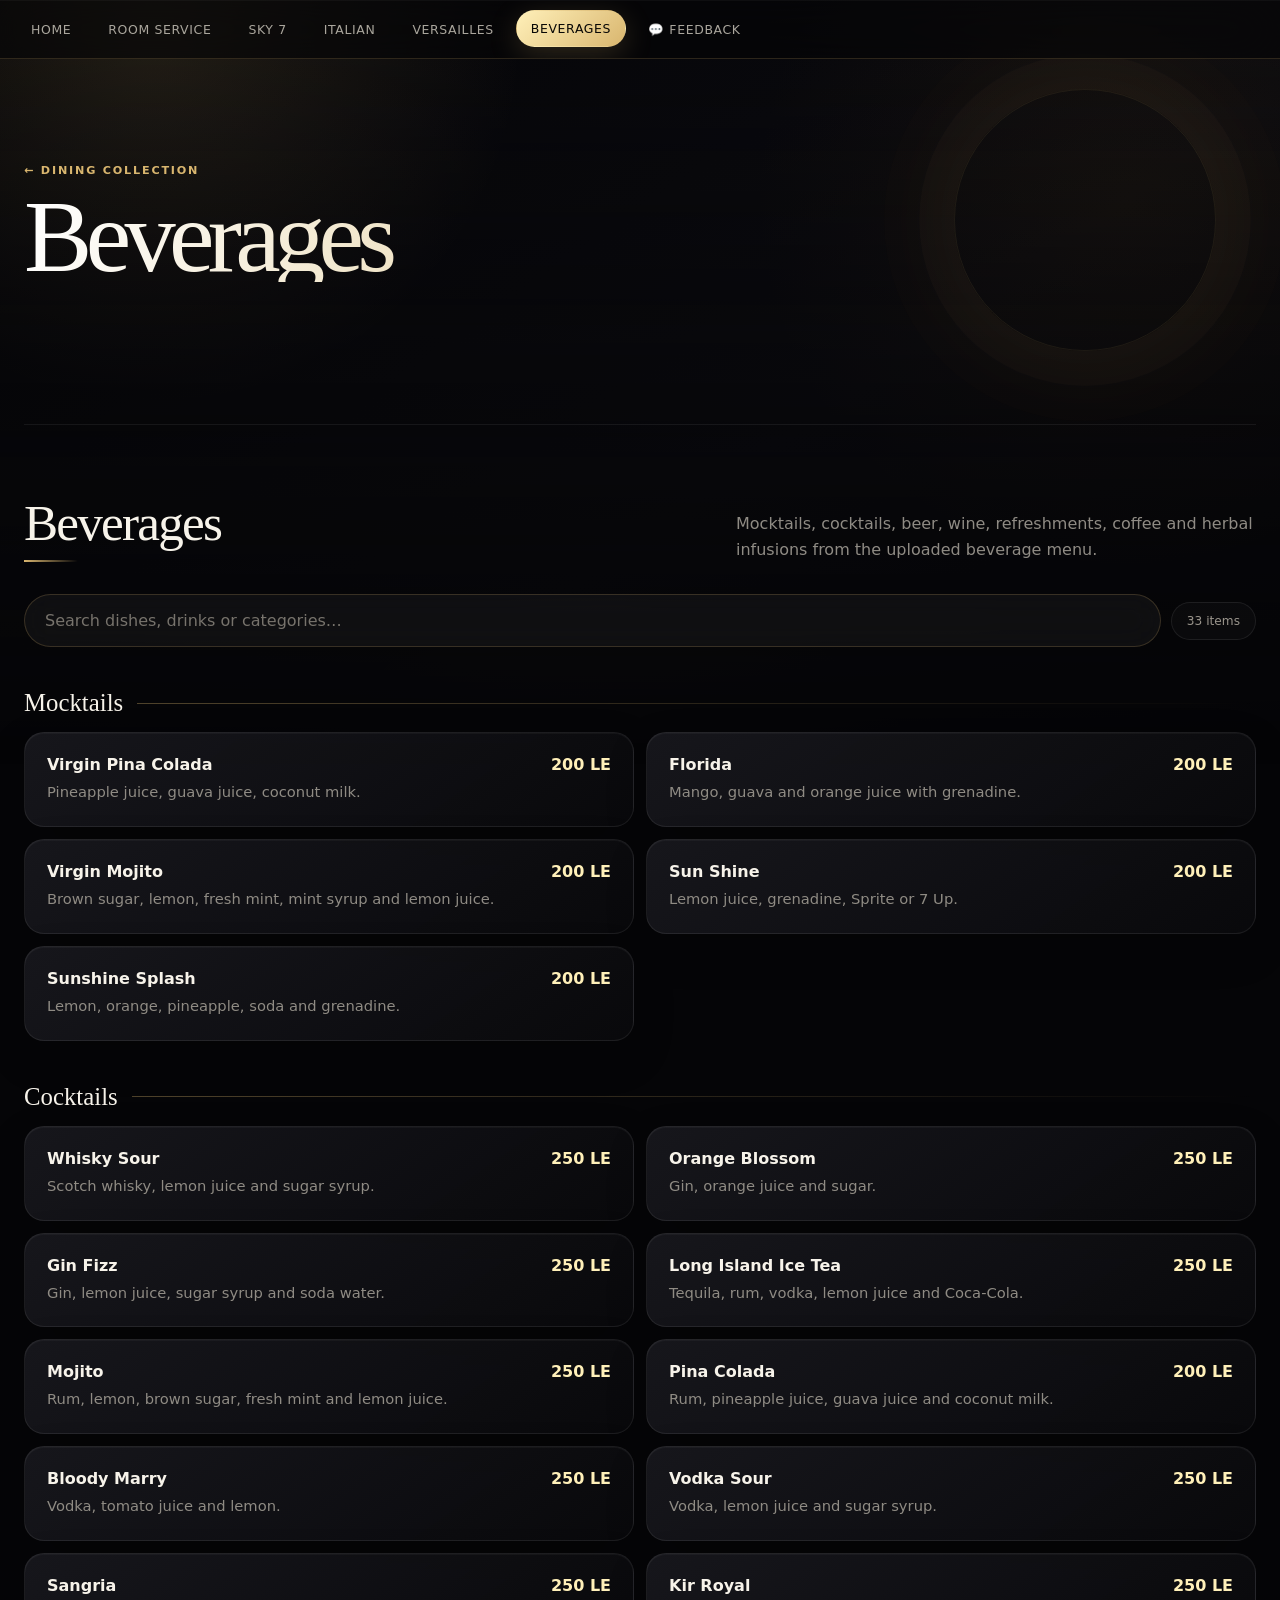
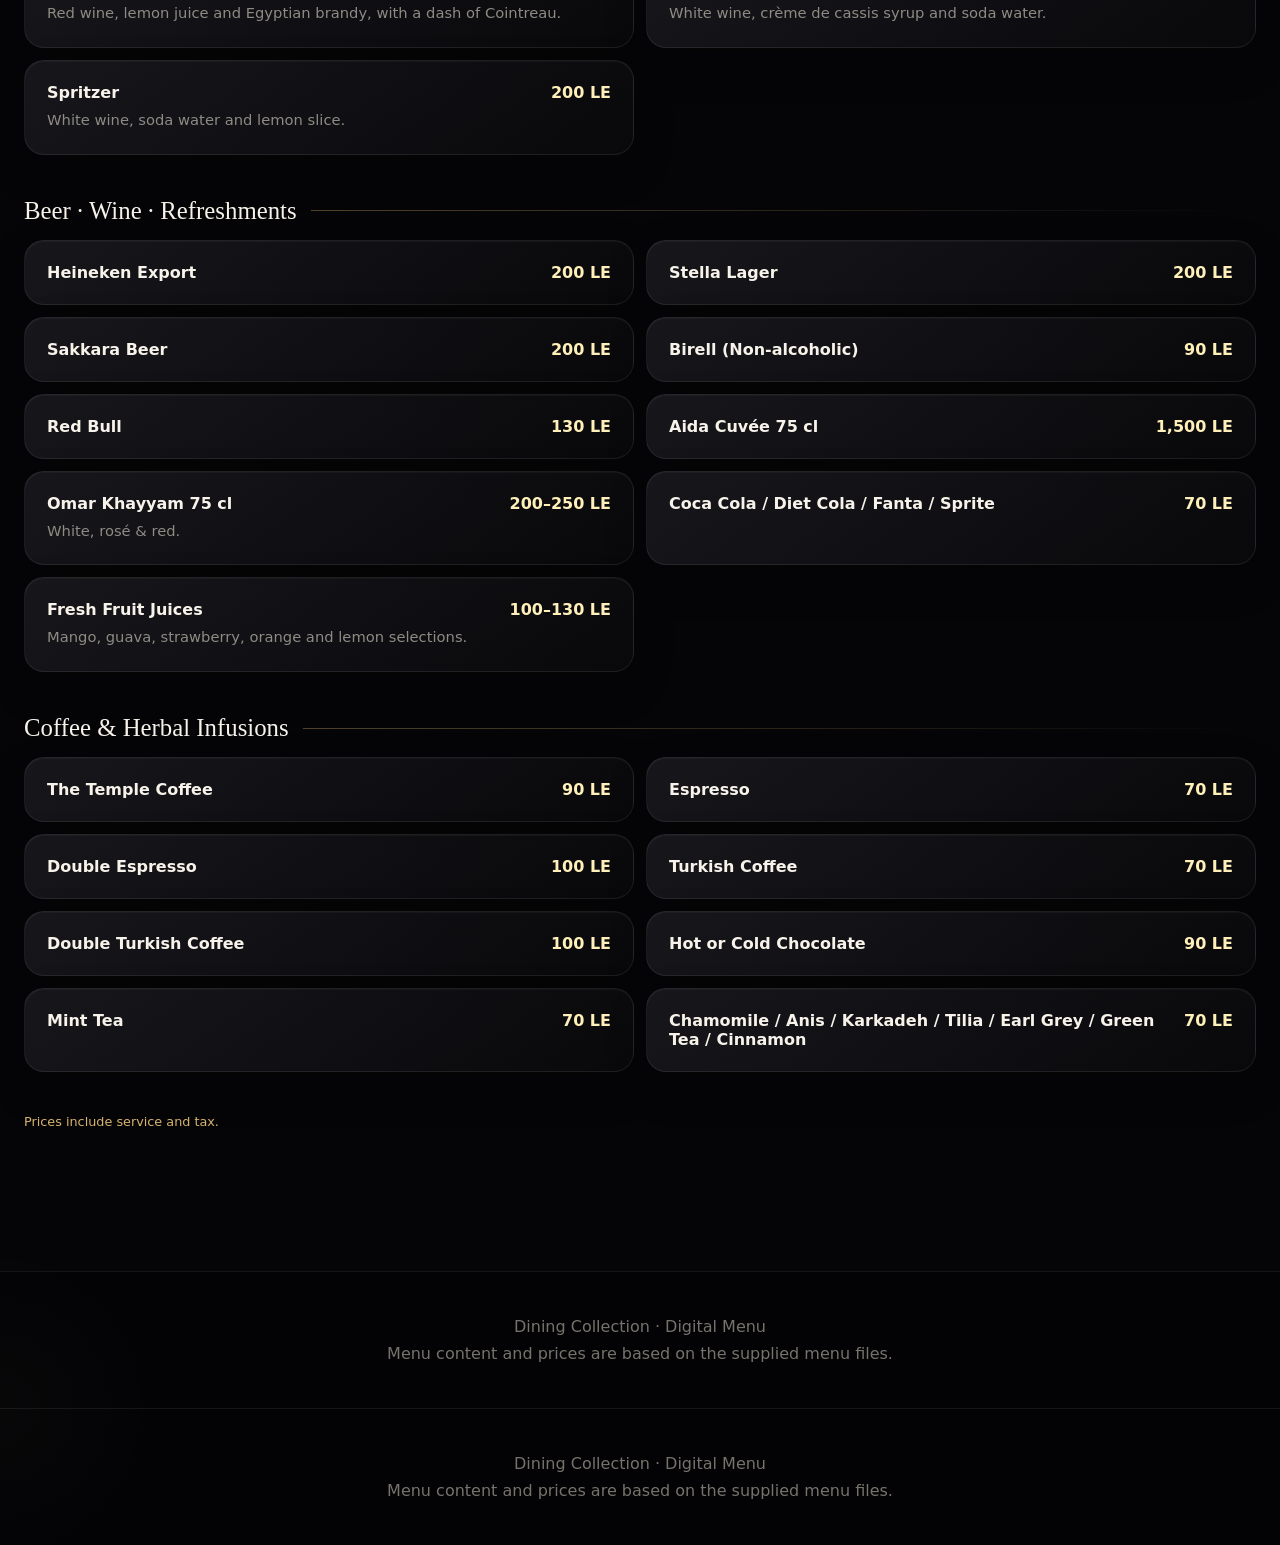
<file: beverages.html>
<!DOCTYPE html>
<html lang="en"><head><meta charset="UTF-8"><meta name="viewport" content="width=device-width, initial-scale=1.0">
<title>Beverages · Dining Collection</title><style>
:root{
  --bg:#0b0b0c; --panel:#151517; --panel2:#1d1d20; --text:#f7f4ed;
  --muted:#aaa69d; --gold:#d8b36a; --line:#2b2b2f; --cream:#f1e7d3;
}
*{box-sizing:border-box} html{scroll-behavior:smooth}
body{margin:0;background:var(--bg);color:var(--text);font-family:Inter,system-ui,-apple-system,Segoe UI,Arial,sans-serif}
a{color:inherit;text-decoration:none}
.hero{
  min-height:72vh; display:flex; align-items:flex-end; position:relative; overflow:hidden;
  background:
    radial-gradient(circle at 70% 25%, rgba(216,179,106,.22), transparent 30%),
    linear-gradient(135deg,#090909 0%,#171411 48%,#0b0b0c 100%);
}
.hero:after{content:"";position:absolute;inset:0;background:linear-gradient(transparent 25%,rgba(0,0,0,.82) 100%)}
.hero-inner{position:relative;z-index:1;max-width:1180px;width:100%;margin:auto;padding:70px 24px 75px}
.kicker{color:var(--gold);letter-spacing:.22em;text-transform:uppercase;font-size:.78rem;font-weight:700}
h1{font-family:Georgia,serif;font-size:clamp(3.5rem,9vw,7.5rem);line-height:.9;margin:18px 0 22px;font-weight:500}
.hero p{max-width:650px;color:#d1cdc4;font-size:1.08rem;line-height:1.7;margin:0}
.nav{position:sticky;top:0;z-index:10;background:rgba(11,11,12,.92);backdrop-filter:blur(16px);border-bottom:1px solid var(--line)}
.nav-inner{max-width:1180px;margin:auto;padding:12px 18px;display:flex;gap:8px;overflow:auto}
.nav a{white-space:nowrap;padding:10px 15px;border:1px solid transparent;border-radius:999px;color:#c8c4bc;font-size:.9rem}
.nav a:hover{border-color:#454047;color:#fff}
.wrap{max-width:1180px;margin:auto;padding:70px 24px}
.section-head{display:flex;justify-content:space-between;align-items:end;gap:20px;margin-bottom:28px}
h2{font:500 clamp(2rem,4vw,3.5rem)/1 Georgia,serif;margin:0}
.section-head p{color:var(--muted);max-width:520px;line-height:1.6;margin:0}
.grid{display:grid;grid-template-columns:repeat(3,1fr);gap:18px}
.card{background:linear-gradient(145deg,var(--panel),#101012);border:1px solid var(--line);padding:25px;border-radius:22px;transition:.25s}
.card:hover{transform:translateY(-3px);border-color:#514637}
.card .num{color:var(--gold);font-size:.75rem;letter-spacing:.15em;font-weight:700}
.card h3{font:500 1.7rem Georgia,serif;margin:10px 0}
.card p{color:var(--muted);line-height:1.6;margin:0}
.menu-section{padding:78px 0;border-top:1px solid var(--line)}
.menu-section:first-child{border-top:0}
.category{margin:36px 0}
.category-title{display:flex;align-items:center;gap:14px;margin-bottom:15px}
.category-title h3{font:500 1.45rem Georgia,serif;margin:0}
.category-title:after{content:"";height:1px;background:var(--line);flex:1}
.items{display:grid;grid-template-columns:repeat(2,1fr);gap:1px;background:var(--line);border:1px solid var(--line);border-radius:16px;overflow:hidden}
.item{background:#121214;padding:20px}
.item-top{display:flex;justify-content:space-between;gap:16px}
.item-name{font-weight:700}
.price{color:var(--gold);font-weight:700;white-space:nowrap}
.desc{color:#98958e;font-size:.92rem;line-height:1.55;margin-top:7px}
.ar{direction:rtl;text-align:right;color:#b9b4ab;margin-top:8px;font-family:Arial,sans-serif}
.note{color:var(--gold);font-size:.8rem;margin-top:14px}
footer{border-top:1px solid var(--line);padding:35px 24px;color:#817d75;text-align:center}
.btn{display:inline-flex;margin-top:25px;padding:13px 19px;border-radius:999px;background:var(--gold);color:#17130c;font-weight:800}
@media(max-width:760px){
 .hero{min-height:68vh}.hero-inner{padding:55px 20px}
 .wrap{padding:55px 18px}.grid,.items{grid-template-columns:1fr}
 .section-head{display:block}.section-head p{margin-top:12px}
 .nav-inner{padding-left:12px}
}

.page-hero{padding:75px 24px 45px;max-width:1180px;margin:auto}
.page-hero h1{font:500 clamp(2.8rem,7vw,5.5rem)/.95 Georgia,serif;margin:14px 0}
.back{color:var(--gold);font-weight:700}

.hotel-logo{display:flex;justify-content:center;padding:22px 18px 8px;background:#0d0d0f}
.hotel-logo img{width:min(230px,62vw);height:auto;display:block}
.hotel-logo a{display:inline-flex;align-items:center;justify-content:center}

/* ===== COOL LUXURY HOTEL UPGRADE ===== */
:root{
  --gold:#d7b56d;
  --gold2:#f1d58e;
  --night:#070709;
  --panel:rgba(20,20,24,.78);
}
html{scroll-behavior:smooth}
body{
  background:
    radial-gradient(circle at 15% 10%,rgba(215,181,109,.11),transparent 28%),
    radial-gradient(circle at 85% 20%,rgba(119,91,38,.10),transparent 30%),
    linear-gradient(135deg,#070709 0%,#0e0e12 52%,#070709 100%);
}
body:before{
  content:"";
  position:fixed;inset:0;pointer-events:none;z-index:-1;
  background-image:linear-gradient(rgba(255,255,255,.018) 1px,transparent 1px),
                   linear-gradient(90deg,rgba(255,255,255,.018) 1px,transparent 1px);
  background-size:55px 55px;
  mask-image:linear-gradient(to bottom,black,transparent 85%);
}
.hotel-logo{
  position:relative;
  padding:25px 18px 12px!important;
  background:linear-gradient(to bottom,rgba(7,7,9,.98),rgba(7,7,9,.65))!important;
}
.hotel-logo:after{
  content:"";
  position:absolute;bottom:0;left:50%;transform:translateX(-50%);
  width:90px;height:1px;background:linear-gradient(90deg,transparent,var(--gold),transparent);
}
.hotel-logo img{
  width:min(255px,65vw)!important;
  filter:drop-shadow(0 7px 24px rgba(215,181,109,.18));
  transition:transform .35s ease,filter .35s ease;
}
.hotel-logo img:hover{transform:scale(1.04);filter:drop-shadow(0 10px 35px rgba(215,181,109,.35))}
.hero{
  min-height:58vh!important;
  display:flex;align-items:center;
  position:relative;overflow:hidden;
  background:
    radial-gradient(circle at 50% 42%,rgba(215,181,109,.13),transparent 28%),
    linear-gradient(180deg,rgba(7,7,9,.15),rgba(7,7,9,.92));
}
.hero:before,.hero:after{
  content:"";position:absolute;border:1px solid rgba(215,181,109,.12);
  border-radius:50%;width:480px;height:480px;left:50%;top:50%;
  transform:translate(-50%,-50%);pointer-events:none;
}
.hero:after{width:700px;height:700px;border-color:rgba(215,181,109,.055)}
.hero-inner{position:relative;z-index:2}
.eyebrow{
  letter-spacing:.34em!important;
  color:var(--gold2)!important;
  text-shadow:0 0 24px rgba(215,181,109,.2);
}
h1{
  text-shadow:0 8px 40px rgba(0,0,0,.55);
  letter-spacing:-.035em!important;
}
h1 span{
  background:linear-gradient(100deg,var(--gold),#fff1bf,var(--gold));
  background-size:200% auto;
  -webkit-background-clip:text;background-clip:text;color:transparent;
  animation:goldShine 5s linear infinite;
}
@keyframes goldShine{to{background-position:200% center}}
.nav{
  position:sticky!important;top:0;z-index:50;
  backdrop-filter:blur(18px);
  background:rgba(7,7,9,.72)!important;
  border-top:1px solid rgba(255,255,255,.035);
  border-bottom:1px solid rgba(215,181,109,.14)!important;
}
.nav-inner{gap:6px!important}
.nav a{
  border-radius:999px!important;
  padding:10px 14px!important;
  transition:all .22s ease!important;
}
.nav a:hover,.nav a[]{
  color:#17130b!important;
  background:linear-gradient(135deg,var(--gold2),var(--gold))!important;
  box-shadow:0 7px 25px rgba(215,181,109,.18);
  transform:translateY(-1px);
}
.card,.menu-card,.venue-card,.feedback-card,.section-card{
  background:linear-gradient(145deg,rgba(26,26,31,.86),rgba(13,13,16,.82))!important;
  border:1px solid rgba(215,181,109,.13)!important;
  box-shadow:0 18px 55px rgba(0,0,0,.24),inset 0 1px rgba(255,255,255,.035)!important;
  backdrop-filter:blur(10px);
  transition:transform .28s ease,border-color .28s ease,box-shadow .28s ease;
}
.card:hover,.menu-card:hover,.venue-card:hover{
  transform:translateY(-7px);
  border-color:rgba(215,181,109,.42)!important;
  box-shadow:0 25px 70px rgba(0,0,0,.36),0 0 35px rgba(215,181,109,.06)!important;
}
button,.btn,.submit-btn{
  background:linear-gradient(135deg,var(--gold2),var(--gold))!important;
  box-shadow:0 10px 28px rgba(215,181,109,.16);
  transition:transform .2s ease,box-shadow .2s ease,filter .2s ease;
}
button:hover,.btn:hover,.submit-btn:hover{
  transform:translateY(-2px);filter:brightness(1.06);
  box-shadow:0 14px 34px rgba(215,181,109,.25);
}
.price,.cost,.amount{color:var(--gold2)!important}
.section-head h2:after,.section-title:after{
  content:"";display:block;width:54px;height:2px;margin-top:12px;
  background:linear-gradient(90deg,var(--gold),transparent);
}
footer{
  border-top:1px solid rgba(215,181,109,.12)!important;
  background:rgba(5,5,7,.72)!important;
}
@media(max-width:700px){
  .hero{min-height:48vh!important}
  .nav-inner{overflow-x:auto;justify-content:flex-start!important;padding-bottom:7px}
  .nav a{white-space:nowrap}
  .hotel-logo{padding-top:18px!important}
}

</style><link rel="stylesheet" href="ultra.css"></head><body>
<nav class="nav"><div class="nav-inner">
      <a href="index.html">Home</a>
      <a href="room-service.html">Room Service</a>
      <a href="sky7.html">SKY 7</a>
      <a href="italian.html">Italian</a>
      <a href="versailles.html">Versailles</a>
      <a href="beverages.html" aria-current="page">Beverages</a>
    <a href="feedback.html">💬 Feedback</a></div></nav>
<header class="page-hero"><a class="back" href="index.html">← Dining Collection</a><h1>Beverages</h1></header>
<main class="wrap"><section class="menu-section" id="menu">
<div class="section-head"><h2>Beverages</h2><p>Mocktails, cocktails, beer, wine, refreshments, coffee and herbal infusions from the uploaded beverage menu.</p></div>
<div class="category"><div class="category-title"><h3>Mocktails</h3></div><div class="items">
<div class="item"><div class="item-top"><span class="item-name">Virgin Pina Colada</span><span class="price">200 LE</span></div><div class="desc">Pineapple juice, guava juice, coconut milk.</div></div>
<div class="item"><div class="item-top"><span class="item-name">Florida</span><span class="price">200 LE</span></div><div class="desc">Mango, guava and orange juice with grenadine.</div></div>
<div class="item"><div class="item-top"><span class="item-name">Virgin Mojito</span><span class="price">200 LE</span></div><div class="desc">Brown sugar, lemon, fresh mint, mint syrup and lemon juice.</div></div>
<div class="item"><div class="item-top"><span class="item-name">Sun Shine</span><span class="price">200 LE</span></div><div class="desc">Lemon juice, grenadine, Sprite or 7 Up.</div></div>
<div class="item"><div class="item-top"><span class="item-name">Sunshine Splash</span><span class="price">200 LE</span></div><div class="desc">Lemon, orange, pineapple, soda and grenadine.</div></div>
</div></div>
<div class="category"><div class="category-title"><h3>Cocktails</h3></div><div class="items">
<div class="item"><div class="item-top"><span class="item-name">Whisky Sour</span><span class="price">250 LE</span></div><div class="desc">Scotch whisky, lemon juice and sugar syrup.</div></div>
<div class="item"><div class="item-top"><span class="item-name">Orange Blossom</span><span class="price">250 LE</span></div><div class="desc">Gin, orange juice and sugar.</div></div>
<div class="item"><div class="item-top"><span class="item-name">Gin Fizz</span><span class="price">250 LE</span></div><div class="desc">Gin, lemon juice, sugar syrup and soda water.</div></div>
<div class="item"><div class="item-top"><span class="item-name">Long Island Ice Tea</span><span class="price">250 LE</span></div><div class="desc">Tequila, rum, vodka, lemon juice and Coca-Cola.</div></div>
<div class="item"><div class="item-top"><span class="item-name">Mojito</span><span class="price">250 LE</span></div><div class="desc">Rum, lemon, brown sugar, fresh mint and lemon juice.</div></div>
<div class="item"><div class="item-top"><span class="item-name">Pina Colada</span><span class="price">200 LE</span></div><div class="desc">Rum, pineapple juice, guava juice and coconut milk.</div></div>
<div class="item"><div class="item-top"><span class="item-name">Bloody Marry</span><span class="price">250 LE</span></div><div class="desc">Vodka, tomato juice and lemon.</div></div>
<div class="item"><div class="item-top"><span class="item-name">Vodka Sour</span><span class="price">250 LE</span></div><div class="desc">Vodka, lemon juice and sugar syrup.</div></div>
<div class="item"><div class="item-top"><span class="item-name">Sangria</span><span class="price">250 LE</span></div><div class="desc">Red wine, lemon juice and Egyptian brandy, with a dash of Cointreau.</div></div>
<div class="item"><div class="item-top"><span class="item-name">Kir Royal</span><span class="price">250 LE</span></div><div class="desc">White wine, crème de cassis syrup and soda water.</div></div>
<div class="item"><div class="item-top"><span class="item-name">Spritzer</span><span class="price">200 LE</span></div><div class="desc">White wine, soda water and lemon slice.</div></div>
</div></div>
<div class="category"><div class="category-title"><h3>Beer · Wine · Refreshments</h3></div><div class="items">
<div class="item"><div class="item-top"><span class="item-name">Heineken Export</span><span class="price">200 LE</span></div></div>
<div class="item"><div class="item-top"><span class="item-name">Stella Lager</span><span class="price">200 LE</span></div></div>
<div class="item"><div class="item-top"><span class="item-name">Sakkara Beer</span><span class="price">200 LE</span></div></div>
<div class="item"><div class="item-top"><span class="item-name">Birell (Non-alcoholic)</span><span class="price">90 LE</span></div></div>
<div class="item"><div class="item-top"><span class="item-name">Red Bull</span><span class="price">130 LE</span></div></div>
<div class="item"><div class="item-top"><span class="item-name">Aida Cuvée 75 cl</span><span class="price">1,500 LE</span></div></div>
<div class="item"><div class="item-top"><span class="item-name">Omar Khayyam 75 cl</span><span class="price">200–250 LE</span></div><div class="desc">White, rosé & red.</div></div>
<div class="item"><div class="item-top"><span class="item-name">Coca Cola / Diet Cola / Fanta / Sprite</span><span class="price">70 LE</span></div></div>
<div class="item"><div class="item-top"><span class="item-name">Fresh Fruit Juices</span><span class="price">100–130 LE</span></div><div class="desc">Mango, guava, strawberry, orange and lemon selections.</div></div>
</div></div>
<div class="category"><div class="category-title"><h3>Coffee & Herbal Infusions</h3></div><div class="items">
<div class="item"><div class="item-top"><span class="item-name">The Temple Coffee</span><span class="price">90 LE</span></div></div>
<div class="item"><div class="item-top"><span class="item-name">Espresso</span><span class="price">70 LE</span></div></div>
<div class="item"><div class="item-top"><span class="item-name">Double Espresso</span><span class="price">100 LE</span></div></div>
<div class="item"><div class="item-top"><span class="item-name">Turkish Coffee</span><span class="price">70 LE</span></div></div>
<div class="item"><div class="item-top"><span class="item-name">Double Turkish Coffee</span><span class="price">100 LE</span></div></div>
<div class="item"><div class="item-top"><span class="item-name">Hot or Cold Chocolate</span><span class="price">90 LE</span></div></div>
<div class="item"><div class="item-top"><span class="item-name">Mint Tea</span><span class="price">70 LE</span></div></div>
<div class="item"><div class="item-top"><span class="item-name">Chamomile / Anis / Karkadeh / Tilia / Earl Grey / Green Tea / Cinnamon</span><span class="price">70 LE</span></div></div>
</div></div>
<div class="note">Prices include service and tax.</div>
</section>
</main>

<footer>
  <div>Dining Collection · Digital Menu</div>
  <div style="margin-top:8px">Menu content and prices are based on the supplied menu files.</div>
</footer>
<script src="ultra.js"></script></body>
</html></main><footer>
  <div>Dining Collection · Digital Menu</div>
  <div style="margin-top:8px">Menu content and prices are based on the supplied menu files.</div>
</footer>
</body></html>
</file>
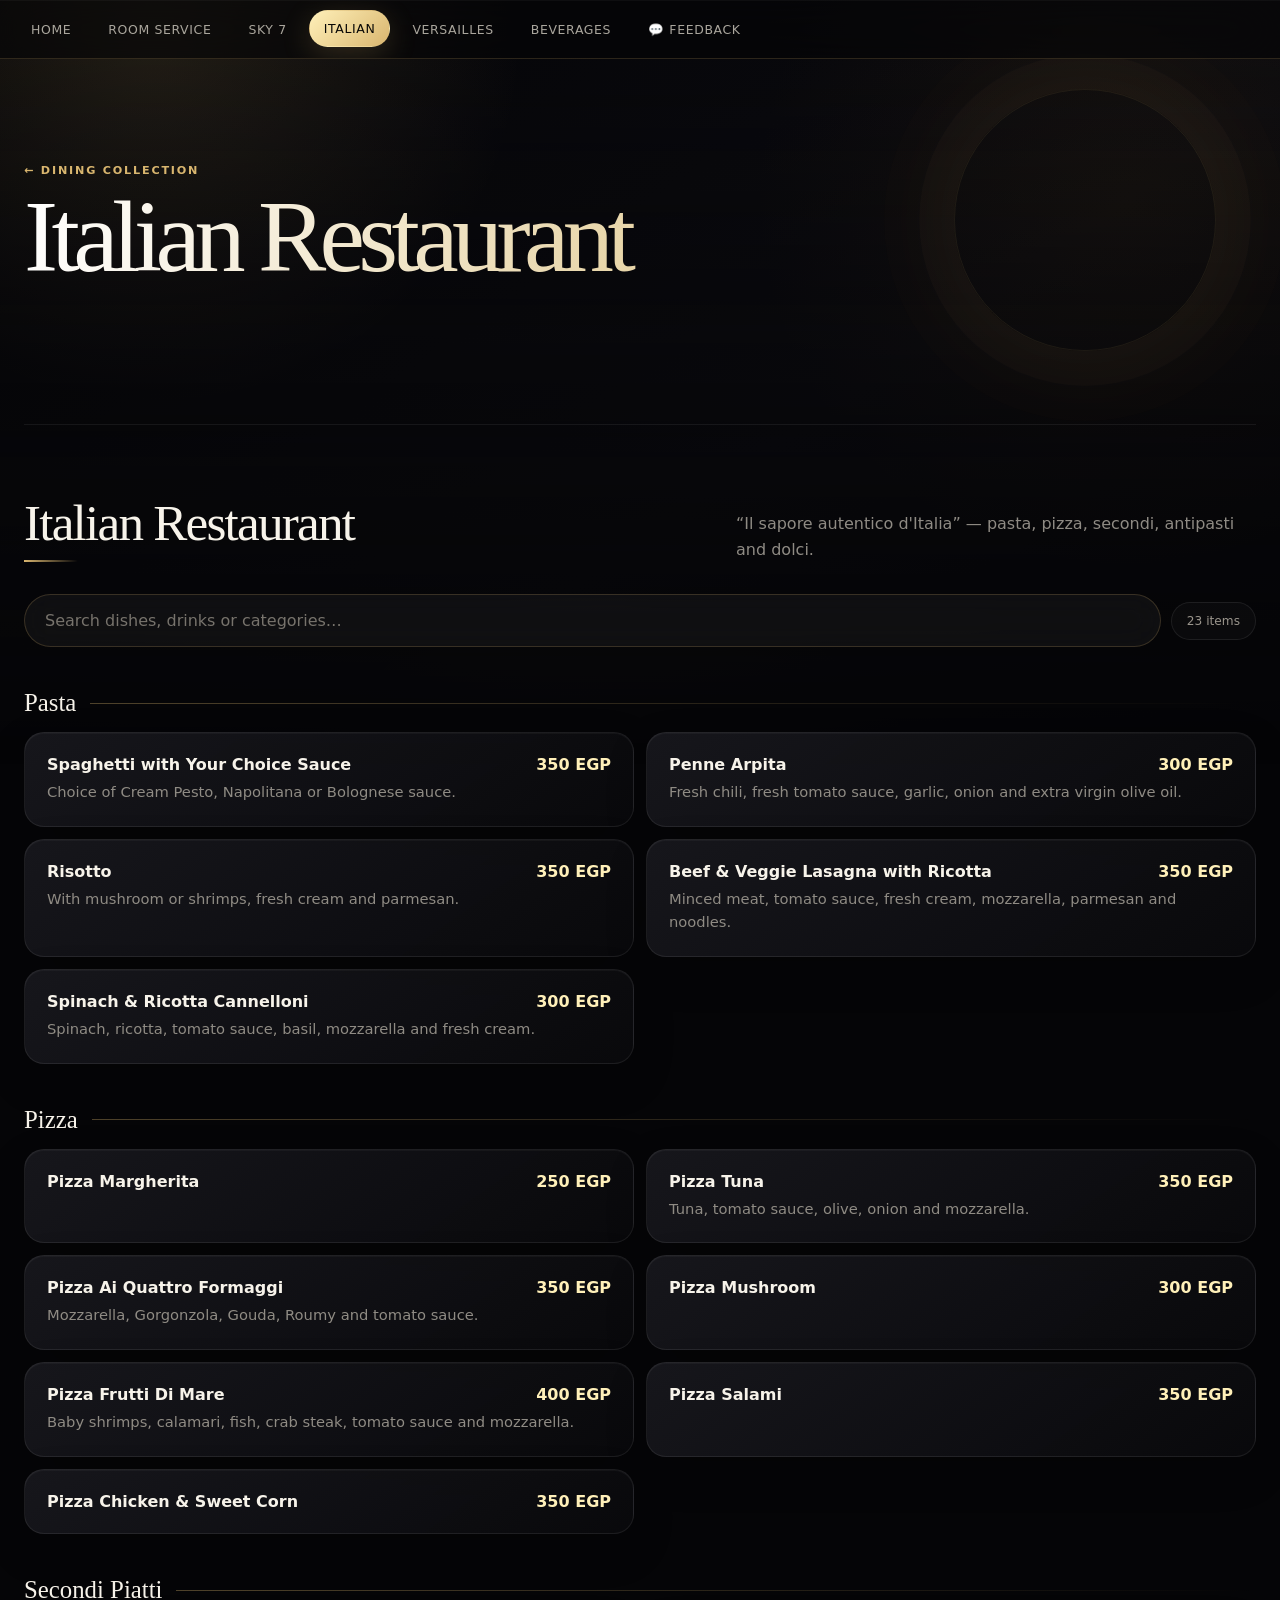
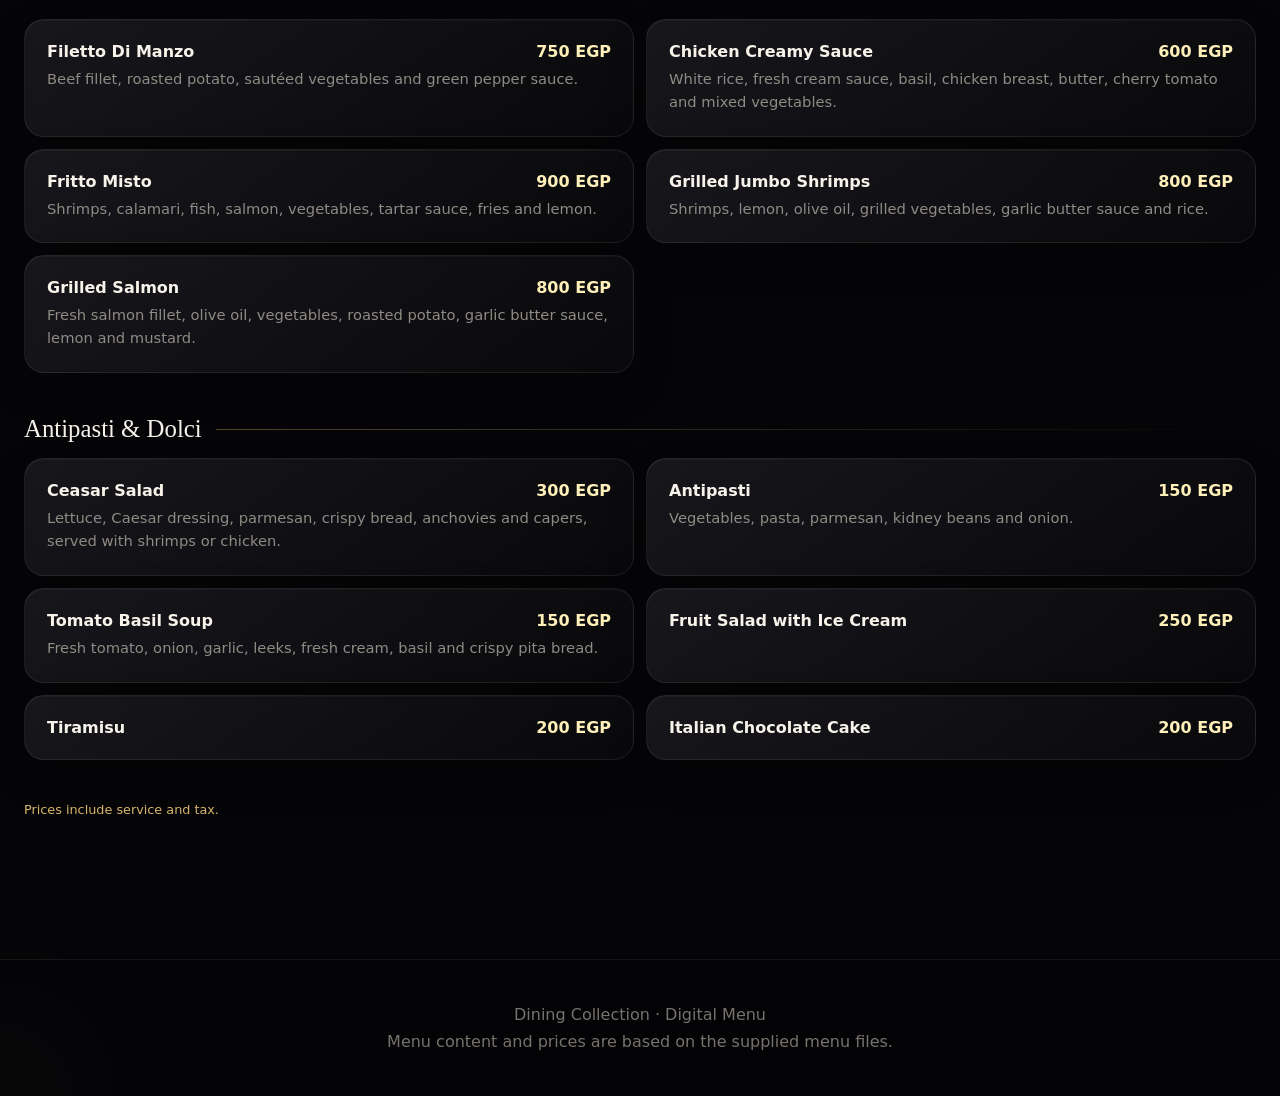
<file: italian.html>
<!DOCTYPE html>
<html lang="en"><head><meta charset="UTF-8"><meta name="viewport" content="width=device-width, initial-scale=1.0">
<title>Italian Restaurant · Dining Collection</title><style>
:root{
  --bg:#0b0b0c; --panel:#151517; --panel2:#1d1d20; --text:#f7f4ed;
  --muted:#aaa69d; --gold:#d8b36a; --line:#2b2b2f; --cream:#f1e7d3;
}
*{box-sizing:border-box} html{scroll-behavior:smooth}
body{margin:0;background:var(--bg);color:var(--text);font-family:Inter,system-ui,-apple-system,Segoe UI,Arial,sans-serif}
a{color:inherit;text-decoration:none}
.hero{
  min-height:72vh; display:flex; align-items:flex-end; position:relative; overflow:hidden;
  background:
    radial-gradient(circle at 70% 25%, rgba(216,179,106,.22), transparent 30%),
    linear-gradient(135deg,#090909 0%,#171411 48%,#0b0b0c 100%);
}
.hero:after{content:"";position:absolute;inset:0;background:linear-gradient(transparent 25%,rgba(0,0,0,.82) 100%)}
.hero-inner{position:relative;z-index:1;max-width:1180px;width:100%;margin:auto;padding:70px 24px 75px}
.kicker{color:var(--gold);letter-spacing:.22em;text-transform:uppercase;font-size:.78rem;font-weight:700}
h1{font-family:Georgia,serif;font-size:clamp(3.5rem,9vw,7.5rem);line-height:.9;margin:18px 0 22px;font-weight:500}
.hero p{max-width:650px;color:#d1cdc4;font-size:1.08rem;line-height:1.7;margin:0}
.nav{position:sticky;top:0;z-index:10;background:rgba(11,11,12,.92);backdrop-filter:blur(16px);border-bottom:1px solid var(--line)}
.nav-inner{max-width:1180px;margin:auto;padding:12px 18px;display:flex;gap:8px;overflow:auto}
.nav a{white-space:nowrap;padding:10px 15px;border:1px solid transparent;border-radius:999px;color:#c8c4bc;font-size:.9rem}
.nav a:hover{border-color:#454047;color:#fff}
.wrap{max-width:1180px;margin:auto;padding:70px 24px}
.section-head{display:flex;justify-content:space-between;align-items:end;gap:20px;margin-bottom:28px}
h2{font:500 clamp(2rem,4vw,3.5rem)/1 Georgia,serif;margin:0}
.section-head p{color:var(--muted);max-width:520px;line-height:1.6;margin:0}
.grid{display:grid;grid-template-columns:repeat(3,1fr);gap:18px}
.card{background:linear-gradient(145deg,var(--panel),#101012);border:1px solid var(--line);padding:25px;border-radius:22px;transition:.25s}
.card:hover{transform:translateY(-3px);border-color:#514637}
.card .num{color:var(--gold);font-size:.75rem;letter-spacing:.15em;font-weight:700}
.card h3{font:500 1.7rem Georgia,serif;margin:10px 0}
.card p{color:var(--muted);line-height:1.6;margin:0}
.menu-section{padding:78px 0;border-top:1px solid var(--line)}
.menu-section:first-child{border-top:0}
.category{margin:36px 0}
.category-title{display:flex;align-items:center;gap:14px;margin-bottom:15px}
.category-title h3{font:500 1.45rem Georgia,serif;margin:0}
.category-title:after{content:"";height:1px;background:var(--line);flex:1}
.items{display:grid;grid-template-columns:repeat(2,1fr);gap:1px;background:var(--line);border:1px solid var(--line);border-radius:16px;overflow:hidden}
.item{background:#121214;padding:20px}
.item-top{display:flex;justify-content:space-between;gap:16px}
.item-name{font-weight:700}
.price{color:var(--gold);font-weight:700;white-space:nowrap}
.desc{color:#98958e;font-size:.92rem;line-height:1.55;margin-top:7px}
.ar{direction:rtl;text-align:right;color:#b9b4ab;margin-top:8px;font-family:Arial,sans-serif}
.note{color:var(--gold);font-size:.8rem;margin-top:14px}
footer{border-top:1px solid var(--line);padding:35px 24px;color:#817d75;text-align:center}
.btn{display:inline-flex;margin-top:25px;padding:13px 19px;border-radius:999px;background:var(--gold);color:#17130c;font-weight:800}
@media(max-width:760px){
 .hero{min-height:68vh}.hero-inner{padding:55px 20px}
 .wrap{padding:55px 18px}.grid,.items{grid-template-columns:1fr}
 .section-head{display:block}.section-head p{margin-top:12px}
 .nav-inner{padding-left:12px}
}

.page-hero{padding:75px 24px 45px;max-width:1180px;margin:auto}
.page-hero h1{font:500 clamp(2.8rem,7vw,5.5rem)/.95 Georgia,serif;margin:14px 0}
.back{color:var(--gold);font-weight:700}

.hotel-logo{display:flex;justify-content:center;padding:22px 18px 8px;background:#0d0d0f}
.hotel-logo img{width:min(230px,62vw);height:auto;display:block}
.hotel-logo a{display:inline-flex;align-items:center;justify-content:center}

/* ===== COOL LUXURY HOTEL UPGRADE ===== */
:root{
  --gold:#d7b56d;
  --gold2:#f1d58e;
  --night:#070709;
  --panel:rgba(20,20,24,.78);
}
html{scroll-behavior:smooth}
body{
  background:
    radial-gradient(circle at 15% 10%,rgba(215,181,109,.11),transparent 28%),
    radial-gradient(circle at 85% 20%,rgba(119,91,38,.10),transparent 30%),
    linear-gradient(135deg,#070709 0%,#0e0e12 52%,#070709 100%);
}
body:before{
  content:"";
  position:fixed;inset:0;pointer-events:none;z-index:-1;
  background-image:linear-gradient(rgba(255,255,255,.018) 1px,transparent 1px),
                   linear-gradient(90deg,rgba(255,255,255,.018) 1px,transparent 1px);
  background-size:55px 55px;
  mask-image:linear-gradient(to bottom,black,transparent 85%);
}
.hotel-logo{
  position:relative;
  padding:25px 18px 12px!important;
  background:linear-gradient(to bottom,rgba(7,7,9,.98),rgba(7,7,9,.65))!important;
}
.hotel-logo:after{
  content:"";
  position:absolute;bottom:0;left:50%;transform:translateX(-50%);
  width:90px;height:1px;background:linear-gradient(90deg,transparent,var(--gold),transparent);
}
.hotel-logo img{
  width:min(255px,65vw)!important;
  filter:drop-shadow(0 7px 24px rgba(215,181,109,.18));
  transition:transform .35s ease,filter .35s ease;
}
.hotel-logo img:hover{transform:scale(1.04);filter:drop-shadow(0 10px 35px rgba(215,181,109,.35))}
.hero{
  min-height:58vh!important;
  display:flex;align-items:center;
  position:relative;overflow:hidden;
  background:
    radial-gradient(circle at 50% 42%,rgba(215,181,109,.13),transparent 28%),
    linear-gradient(180deg,rgba(7,7,9,.15),rgba(7,7,9,.92));
}
.hero:before,.hero:after{
  content:"";position:absolute;border:1px solid rgba(215,181,109,.12);
  border-radius:50%;width:480px;height:480px;left:50%;top:50%;
  transform:translate(-50%,-50%);pointer-events:none;
}
.hero:after{width:700px;height:700px;border-color:rgba(215,181,109,.055)}
.hero-inner{position:relative;z-index:2}
.eyebrow{
  letter-spacing:.34em!important;
  color:var(--gold2)!important;
  text-shadow:0 0 24px rgba(215,181,109,.2);
}
h1{
  text-shadow:0 8px 40px rgba(0,0,0,.55);
  letter-spacing:-.035em!important;
}
h1 span{
  background:linear-gradient(100deg,var(--gold),#fff1bf,var(--gold));
  background-size:200% auto;
  -webkit-background-clip:text;background-clip:text;color:transparent;
  animation:goldShine 5s linear infinite;
}
@keyframes goldShine{to{background-position:200% center}}
.nav{
  position:sticky!important;top:0;z-index:50;
  backdrop-filter:blur(18px);
  background:rgba(7,7,9,.72)!important;
  border-top:1px solid rgba(255,255,255,.035);
  border-bottom:1px solid rgba(215,181,109,.14)!important;
}
.nav-inner{gap:6px!important}
.nav a{
  border-radius:999px!important;
  padding:10px 14px!important;
  transition:all .22s ease!important;
}
.nav a:hover,.nav a[]{
  color:#17130b!important;
  background:linear-gradient(135deg,var(--gold2),var(--gold))!important;
  box-shadow:0 7px 25px rgba(215,181,109,.18);
  transform:translateY(-1px);
}
.card,.menu-card,.venue-card,.feedback-card,.section-card{
  background:linear-gradient(145deg,rgba(26,26,31,.86),rgba(13,13,16,.82))!important;
  border:1px solid rgba(215,181,109,.13)!important;
  box-shadow:0 18px 55px rgba(0,0,0,.24),inset 0 1px rgba(255,255,255,.035)!important;
  backdrop-filter:blur(10px);
  transition:transform .28s ease,border-color .28s ease,box-shadow .28s ease;
}
.card:hover,.menu-card:hover,.venue-card:hover{
  transform:translateY(-7px);
  border-color:rgba(215,181,109,.42)!important;
  box-shadow:0 25px 70px rgba(0,0,0,.36),0 0 35px rgba(215,181,109,.06)!important;
}
button,.btn,.submit-btn{
  background:linear-gradient(135deg,var(--gold2),var(--gold))!important;
  box-shadow:0 10px 28px rgba(215,181,109,.16);
  transition:transform .2s ease,box-shadow .2s ease,filter .2s ease;
}
button:hover,.btn:hover,.submit-btn:hover{
  transform:translateY(-2px);filter:brightness(1.06);
  box-shadow:0 14px 34px rgba(215,181,109,.25);
}
.price,.cost,.amount{color:var(--gold2)!important}
.section-head h2:after,.section-title:after{
  content:"";display:block;width:54px;height:2px;margin-top:12px;
  background:linear-gradient(90deg,var(--gold),transparent);
}
footer{
  border-top:1px solid rgba(215,181,109,.12)!important;
  background:rgba(5,5,7,.72)!important;
}
@media(max-width:700px){
  .hero{min-height:48vh!important}
  .nav-inner{overflow-x:auto;justify-content:flex-start!important;padding-bottom:7px}
  .nav a{white-space:nowrap}
  .hotel-logo{padding-top:18px!important}
}

</style><link rel="stylesheet" href="ultra.css"></head><body>
<nav class="nav"><div class="nav-inner">
      <a href="index.html">Home</a>
      <a href="room-service.html">Room Service</a>
      <a href="sky7.html">SKY 7</a>
      <a href="italian.html" aria-current="page">Italian</a>
      <a href="versailles.html">Versailles</a>
      <a href="beverages.html">Beverages</a>
    <a href="feedback.html">💬 Feedback</a></div></nav>
<header class="page-hero"><a class="back" href="index.html">← Dining Collection</a><h1>Italian Restaurant</h1></header>
<main class="wrap"><section class="menu-section" id="menu">
<div class="section-head"><h2>Italian Restaurant</h2><p>“Il sapore autentico d'Italia” — pasta, pizza, secondi, antipasti and dolci.</p></div>
<div class="category"><div class="category-title"><h3>Pasta</h3></div><div class="items">
<div class="item"><div class="item-top"><span class="item-name">Spaghetti with Your Choice Sauce</span><span class="price">350 EGP</span></div><div class="desc">Choice of Cream Pesto, Napolitana or Bolognese sauce.</div></div>
<div class="item"><div class="item-top"><span class="item-name">Penne Arpita</span><span class="price">300 EGP</span></div><div class="desc">Fresh chili, fresh tomato sauce, garlic, onion and extra virgin olive oil.</div></div>
<div class="item"><div class="item-top"><span class="item-name">Risotto</span><span class="price">350 EGP</span></div><div class="desc">With mushroom or shrimps, fresh cream and parmesan.</div></div>
<div class="item"><div class="item-top"><span class="item-name">Beef & Veggie Lasagna with Ricotta</span><span class="price">350 EGP</span></div><div class="desc">Minced meat, tomato sauce, fresh cream, mozzarella, parmesan and noodles.</div></div>
<div class="item"><div class="item-top"><span class="item-name">Spinach & Ricotta Cannelloni</span><span class="price">300 EGP</span></div><div class="desc">Spinach, ricotta, tomato sauce, basil, mozzarella and fresh cream.</div></div>
</div></div>
<div class="category"><div class="category-title"><h3>Pizza</h3></div><div class="items">
<div class="item"><div class="item-top"><span class="item-name">Pizza Margherita</span><span class="price">250 EGP</span></div></div>
<div class="item"><div class="item-top"><span class="item-name">Pizza Tuna</span><span class="price">350 EGP</span></div><div class="desc">Tuna, tomato sauce, olive, onion and mozzarella.</div></div>
<div class="item"><div class="item-top"><span class="item-name">Pizza Ai Quattro Formaggi</span><span class="price">350 EGP</span></div><div class="desc">Mozzarella, Gorgonzola, Gouda, Roumy and tomato sauce.</div></div>
<div class="item"><div class="item-top"><span class="item-name">Pizza Mushroom</span><span class="price">300 EGP</span></div></div>
<div class="item"><div class="item-top"><span class="item-name">Pizza Frutti Di Mare</span><span class="price">400 EGP</span></div><div class="desc">Baby shrimps, calamari, fish, crab steak, tomato sauce and mozzarella.</div></div>
<div class="item"><div class="item-top"><span class="item-name">Pizza Salami</span><span class="price">350 EGP</span></div></div>
<div class="item"><div class="item-top"><span class="item-name">Pizza Chicken & Sweet Corn</span><span class="price">350 EGP</span></div></div>
</div></div>
<div class="category"><div class="category-title"><h3>Secondi Piatti</h3></div><div class="items">
<div class="item"><div class="item-top"><span class="item-name">Filetto Di Manzo</span><span class="price">750 EGP</span></div><div class="desc">Beef fillet, roasted potato, sautéed vegetables and green pepper sauce.</div></div>
<div class="item"><div class="item-top"><span class="item-name">Chicken Creamy Sauce</span><span class="price">600 EGP</span></div><div class="desc">White rice, fresh cream sauce, basil, chicken breast, butter, cherry tomato and mixed vegetables.</div></div>
<div class="item"><div class="item-top"><span class="item-name">Fritto Misto</span><span class="price">900 EGP</span></div><div class="desc">Shrimps, calamari, fish, salmon, vegetables, tartar sauce, fries and lemon.</div></div>
<div class="item"><div class="item-top"><span class="item-name">Grilled Jumbo Shrimps</span><span class="price">800 EGP</span></div><div class="desc">Shrimps, lemon, olive oil, grilled vegetables, garlic butter sauce and rice.</div></div>
<div class="item"><div class="item-top"><span class="item-name">Grilled Salmon</span><span class="price">800 EGP</span></div><div class="desc">Fresh salmon fillet, olive oil, vegetables, roasted potato, garlic butter sauce, lemon and mustard.</div></div>
</div></div>
<div class="category"><div class="category-title"><h3>Antipasti & Dolci</h3></div><div class="items">
<div class="item"><div class="item-top"><span class="item-name">Ceasar Salad</span><span class="price">300 EGP</span></div><div class="desc">Lettuce, Caesar dressing, parmesan, crispy bread, anchovies and capers, served with shrimps or chicken.</div></div>
<div class="item"><div class="item-top"><span class="item-name">Antipasti</span><span class="price">150 EGP</span></div><div class="desc">Vegetables, pasta, parmesan, kidney beans and onion.</div></div>
<div class="item"><div class="item-top"><span class="item-name">Tomato Basil Soup</span><span class="price">150 EGP</span></div><div class="desc">Fresh tomato, onion, garlic, leeks, fresh cream, basil and crispy pita bread.</div></div>
<div class="item"><div class="item-top"><span class="item-name">Fruit Salad with Ice Cream</span><span class="price">250 EGP</span></div></div>
<div class="item"><div class="item-top"><span class="item-name">Tiramisu</span><span class="price">200 EGP</span></div></div>
<div class="item"><div class="item-top"><span class="item-name">Italian Chocolate Cake</span><span class="price">200 EGP</span></div></div>
</div></div>
<div class="note">Prices include service and tax.</div>
</section>

</main><footer>
  <div>Dining Collection · Digital Menu</div>
  <div style="margin-top:8px">Menu content and prices are based on the supplied menu files.</div>
</footer>
<script src="ultra.js"></script></body></html>
</file>
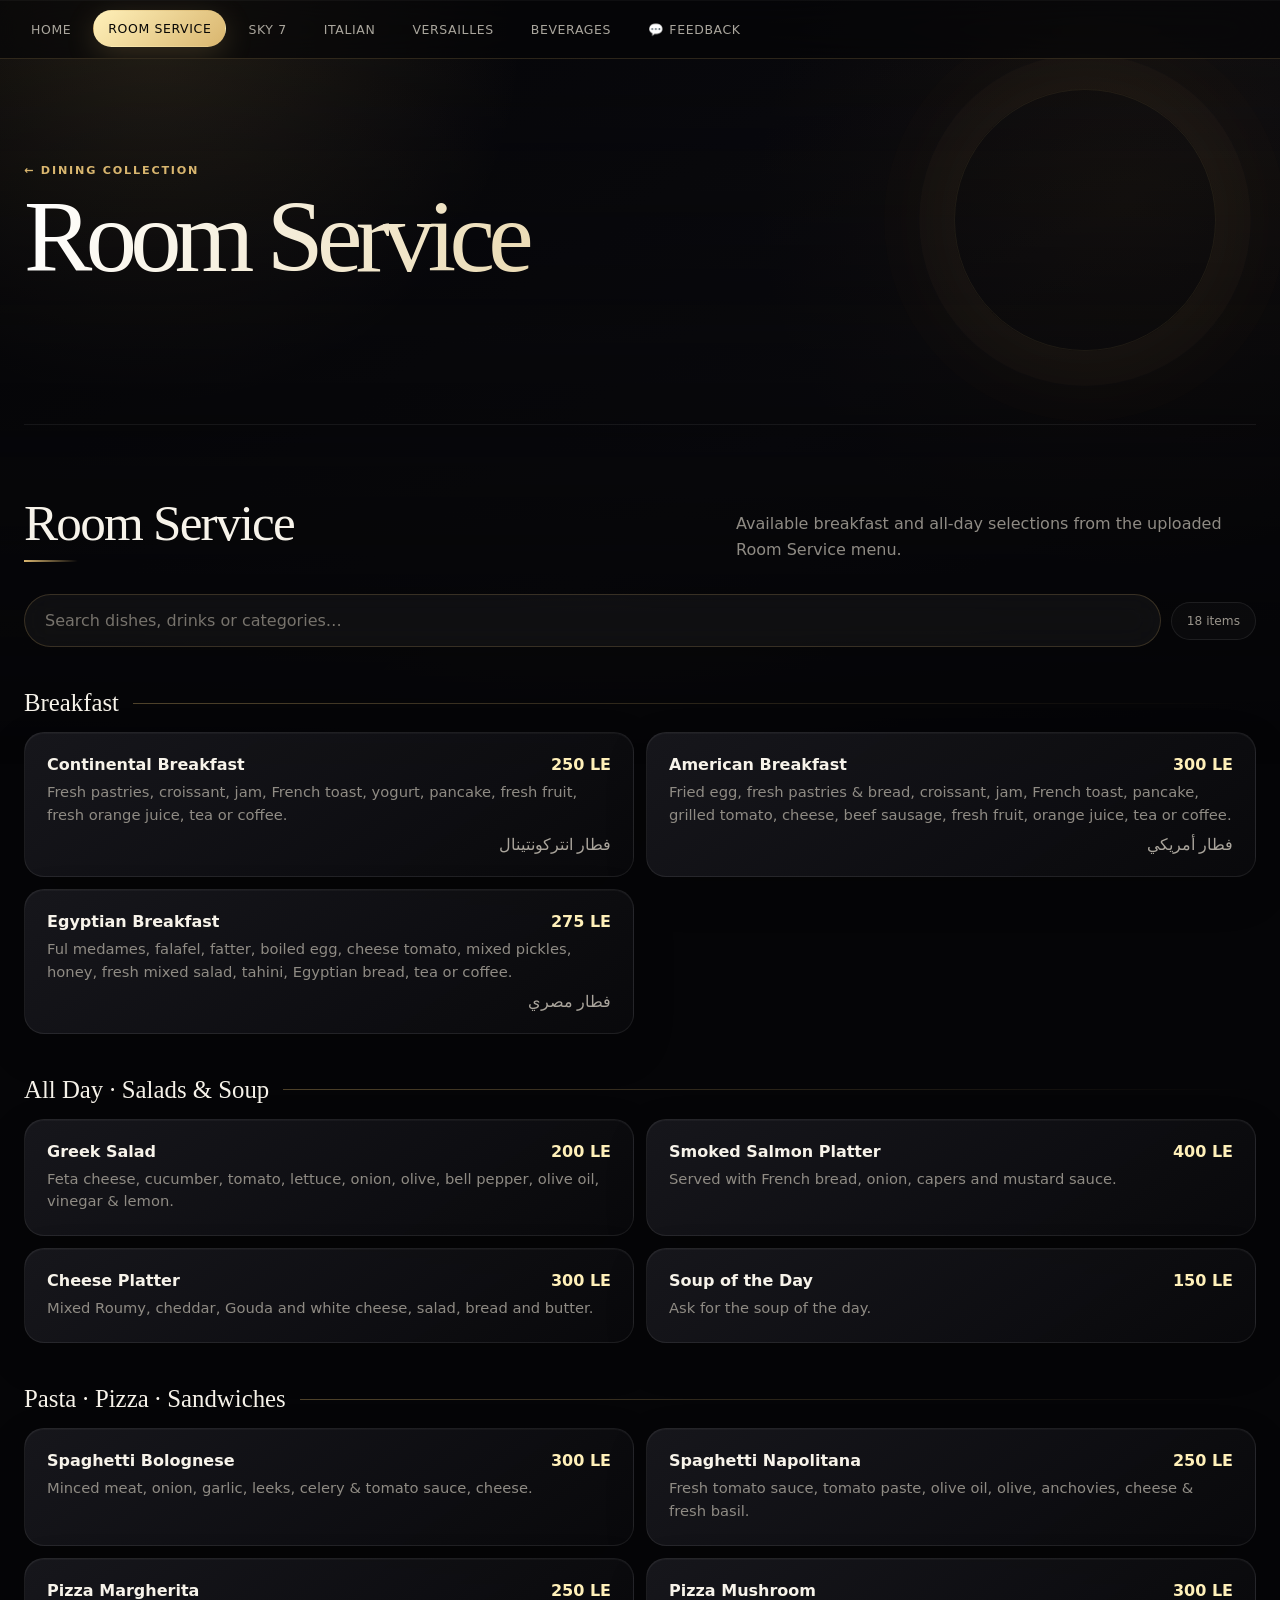
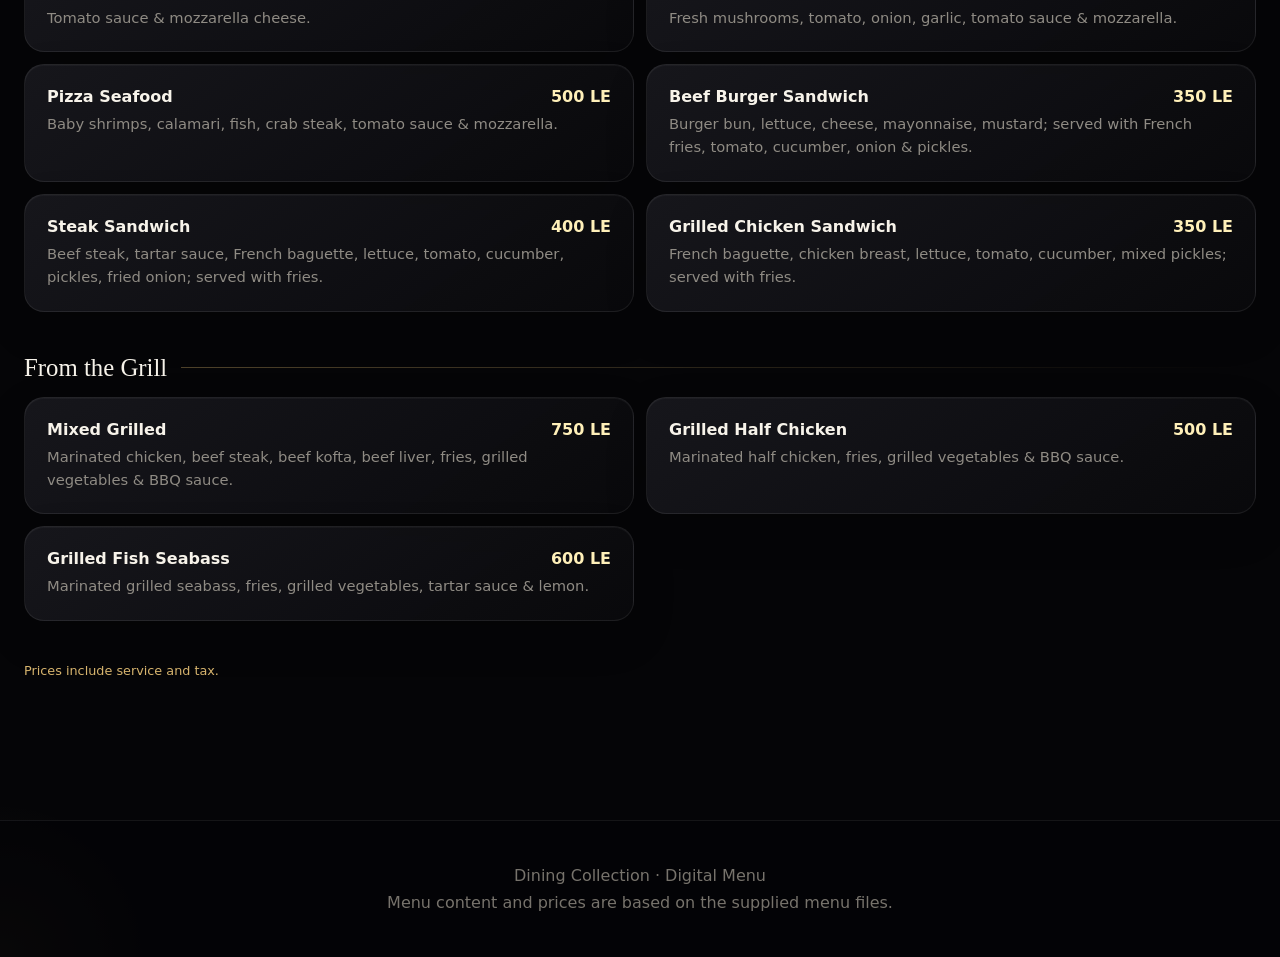
<file: room-service.html>
<!DOCTYPE html>
<html lang="en"><head><meta charset="UTF-8"><meta name="viewport" content="width=device-width, initial-scale=1.0">
<title>Room Service · Dining Collection</title><style>
:root{
  --bg:#0b0b0c; --panel:#151517; --panel2:#1d1d20; --text:#f7f4ed;
  --muted:#aaa69d; --gold:#d8b36a; --line:#2b2b2f; --cream:#f1e7d3;
}
*{box-sizing:border-box} html{scroll-behavior:smooth}
body{margin:0;background:var(--bg);color:var(--text);font-family:Inter,system-ui,-apple-system,Segoe UI,Arial,sans-serif}
a{color:inherit;text-decoration:none}
.hero{
  min-height:72vh; display:flex; align-items:flex-end; position:relative; overflow:hidden;
  background:
    radial-gradient(circle at 70% 25%, rgba(216,179,106,.22), transparent 30%),
    linear-gradient(135deg,#090909 0%,#171411 48%,#0b0b0c 100%);
}
.hero:after{content:"";position:absolute;inset:0;background:linear-gradient(transparent 25%,rgba(0,0,0,.82) 100%)}
.hero-inner{position:relative;z-index:1;max-width:1180px;width:100%;margin:auto;padding:70px 24px 75px}
.kicker{color:var(--gold);letter-spacing:.22em;text-transform:uppercase;font-size:.78rem;font-weight:700}
h1{font-family:Georgia,serif;font-size:clamp(3.5rem,9vw,7.5rem);line-height:.9;margin:18px 0 22px;font-weight:500}
.hero p{max-width:650px;color:#d1cdc4;font-size:1.08rem;line-height:1.7;margin:0}
.nav{position:sticky;top:0;z-index:10;background:rgba(11,11,12,.92);backdrop-filter:blur(16px);border-bottom:1px solid var(--line)}
.nav-inner{max-width:1180px;margin:auto;padding:12px 18px;display:flex;gap:8px;overflow:auto}
.nav a{white-space:nowrap;padding:10px 15px;border:1px solid transparent;border-radius:999px;color:#c8c4bc;font-size:.9rem}
.nav a:hover{border-color:#454047;color:#fff}
.wrap{max-width:1180px;margin:auto;padding:70px 24px}
.section-head{display:flex;justify-content:space-between;align-items:end;gap:20px;margin-bottom:28px}
h2{font:500 clamp(2rem,4vw,3.5rem)/1 Georgia,serif;margin:0}
.section-head p{color:var(--muted);max-width:520px;line-height:1.6;margin:0}
.grid{display:grid;grid-template-columns:repeat(3,1fr);gap:18px}
.card{background:linear-gradient(145deg,var(--panel),#101012);border:1px solid var(--line);padding:25px;border-radius:22px;transition:.25s}
.card:hover{transform:translateY(-3px);border-color:#514637}
.card .num{color:var(--gold);font-size:.75rem;letter-spacing:.15em;font-weight:700}
.card h3{font:500 1.7rem Georgia,serif;margin:10px 0}
.card p{color:var(--muted);line-height:1.6;margin:0}
.menu-section{padding:78px 0;border-top:1px solid var(--line)}
.menu-section:first-child{border-top:0}
.category{margin:36px 0}
.category-title{display:flex;align-items:center;gap:14px;margin-bottom:15px}
.category-title h3{font:500 1.45rem Georgia,serif;margin:0}
.category-title:after{content:"";height:1px;background:var(--line);flex:1}
.items{display:grid;grid-template-columns:repeat(2,1fr);gap:1px;background:var(--line);border:1px solid var(--line);border-radius:16px;overflow:hidden}
.item{background:#121214;padding:20px}
.item-top{display:flex;justify-content:space-between;gap:16px}
.item-name{font-weight:700}
.price{color:var(--gold);font-weight:700;white-space:nowrap}
.desc{color:#98958e;font-size:.92rem;line-height:1.55;margin-top:7px}
.ar{direction:rtl;text-align:right;color:#b9b4ab;margin-top:8px;font-family:Arial,sans-serif}
.note{color:var(--gold);font-size:.8rem;margin-top:14px}
footer{border-top:1px solid var(--line);padding:35px 24px;color:#817d75;text-align:center}
.btn{display:inline-flex;margin-top:25px;padding:13px 19px;border-radius:999px;background:var(--gold);color:#17130c;font-weight:800}
@media(max-width:760px){
 .hero{min-height:68vh}.hero-inner{padding:55px 20px}
 .wrap{padding:55px 18px}.grid,.items{grid-template-columns:1fr}
 .section-head{display:block}.section-head p{margin-top:12px}
 .nav-inner{padding-left:12px}
}

.page-hero{padding:75px 24px 45px;max-width:1180px;margin:auto}
.page-hero h1{font:500 clamp(2.8rem,7vw,5.5rem)/.95 Georgia,serif;margin:14px 0}
.back{color:var(--gold);font-weight:700}

.hotel-logo{display:flex;justify-content:center;padding:22px 18px 8px;background:#0d0d0f}
.hotel-logo img{width:min(230px,62vw);height:auto;display:block}
.hotel-logo a{display:inline-flex;align-items:center;justify-content:center}

/* ===== COOL LUXURY HOTEL UPGRADE ===== */
:root{
  --gold:#d7b56d;
  --gold2:#f1d58e;
  --night:#070709;
  --panel:rgba(20,20,24,.78);
}
html{scroll-behavior:smooth}
body{
  background:
    radial-gradient(circle at 15% 10%,rgba(215,181,109,.11),transparent 28%),
    radial-gradient(circle at 85% 20%,rgba(119,91,38,.10),transparent 30%),
    linear-gradient(135deg,#070709 0%,#0e0e12 52%,#070709 100%);
}
body:before{
  content:"";
  position:fixed;inset:0;pointer-events:none;z-index:-1;
  background-image:linear-gradient(rgba(255,255,255,.018) 1px,transparent 1px),
                   linear-gradient(90deg,rgba(255,255,255,.018) 1px,transparent 1px);
  background-size:55px 55px;
  mask-image:linear-gradient(to bottom,black,transparent 85%);
}
.hotel-logo{
  position:relative;
  padding:25px 18px 12px!important;
  background:linear-gradient(to bottom,rgba(7,7,9,.98),rgba(7,7,9,.65))!important;
}
.hotel-logo:after{
  content:"";
  position:absolute;bottom:0;left:50%;transform:translateX(-50%);
  width:90px;height:1px;background:linear-gradient(90deg,transparent,var(--gold),transparent);
}
.hotel-logo img{
  width:min(255px,65vw)!important;
  filter:drop-shadow(0 7px 24px rgba(215,181,109,.18));
  transition:transform .35s ease,filter .35s ease;
}
.hotel-logo img:hover{transform:scale(1.04);filter:drop-shadow(0 10px 35px rgba(215,181,109,.35))}
.hero{
  min-height:58vh!important;
  display:flex;align-items:center;
  position:relative;overflow:hidden;
  background:
    radial-gradient(circle at 50% 42%,rgba(215,181,109,.13),transparent 28%),
    linear-gradient(180deg,rgba(7,7,9,.15),rgba(7,7,9,.92));
}
.hero:before,.hero:after{
  content:"";position:absolute;border:1px solid rgba(215,181,109,.12);
  border-radius:50%;width:480px;height:480px;left:50%;top:50%;
  transform:translate(-50%,-50%);pointer-events:none;
}
.hero:after{width:700px;height:700px;border-color:rgba(215,181,109,.055)}
.hero-inner{position:relative;z-index:2}
.eyebrow{
  letter-spacing:.34em!important;
  color:var(--gold2)!important;
  text-shadow:0 0 24px rgba(215,181,109,.2);
}
h1{
  text-shadow:0 8px 40px rgba(0,0,0,.55);
  letter-spacing:-.035em!important;
}
h1 span{
  background:linear-gradient(100deg,var(--gold),#fff1bf,var(--gold));
  background-size:200% auto;
  -webkit-background-clip:text;background-clip:text;color:transparent;
  animation:goldShine 5s linear infinite;
}
@keyframes goldShine{to{background-position:200% center}}
.nav{
  position:sticky!important;top:0;z-index:50;
  backdrop-filter:blur(18px);
  background:rgba(7,7,9,.72)!important;
  border-top:1px solid rgba(255,255,255,.035);
  border-bottom:1px solid rgba(215,181,109,.14)!important;
}
.nav-inner{gap:6px!important}
.nav a{
  border-radius:999px!important;
  padding:10px 14px!important;
  transition:all .22s ease!important;
}
.nav a:hover,.nav a[]{
  color:#17130b!important;
  background:linear-gradient(135deg,var(--gold2),var(--gold))!important;
  box-shadow:0 7px 25px rgba(215,181,109,.18);
  transform:translateY(-1px);
}
.card,.menu-card,.venue-card,.feedback-card,.section-card{
  background:linear-gradient(145deg,rgba(26,26,31,.86),rgba(13,13,16,.82))!important;
  border:1px solid rgba(215,181,109,.13)!important;
  box-shadow:0 18px 55px rgba(0,0,0,.24),inset 0 1px rgba(255,255,255,.035)!important;
  backdrop-filter:blur(10px);
  transition:transform .28s ease,border-color .28s ease,box-shadow .28s ease;
}
.card:hover,.menu-card:hover,.venue-card:hover{
  transform:translateY(-7px);
  border-color:rgba(215,181,109,.42)!important;
  box-shadow:0 25px 70px rgba(0,0,0,.36),0 0 35px rgba(215,181,109,.06)!important;
}
button,.btn,.submit-btn{
  background:linear-gradient(135deg,var(--gold2),var(--gold))!important;
  box-shadow:0 10px 28px rgba(215,181,109,.16);
  transition:transform .2s ease,box-shadow .2s ease,filter .2s ease;
}
button:hover,.btn:hover,.submit-btn:hover{
  transform:translateY(-2px);filter:brightness(1.06);
  box-shadow:0 14px 34px rgba(215,181,109,.25);
}
.price,.cost,.amount{color:var(--gold2)!important}
.section-head h2:after,.section-title:after{
  content:"";display:block;width:54px;height:2px;margin-top:12px;
  background:linear-gradient(90deg,var(--gold),transparent);
}
footer{
  border-top:1px solid rgba(215,181,109,.12)!important;
  background:rgba(5,5,7,.72)!important;
}
@media(max-width:700px){
  .hero{min-height:48vh!important}
  .nav-inner{overflow-x:auto;justify-content:flex-start!important;padding-bottom:7px}
  .nav a{white-space:nowrap}
  .hotel-logo{padding-top:18px!important}
}

</style><link rel="stylesheet" href="ultra.css"></head><body>
<nav class="nav"><div class="nav-inner">
      <a href="index.html">Home</a>
      <a href="room-service.html" aria-current="page">Room Service</a>
      <a href="sky7.html">SKY 7</a>
      <a href="italian.html">Italian</a>
      <a href="versailles.html">Versailles</a>
      <a href="beverages.html">Beverages</a>
    <a href="feedback.html">💬 Feedback</a></div></nav>
<header class="page-hero"><a class="back" href="index.html">← Dining Collection</a><h1>Room Service</h1></header>
<main class="wrap"><section class="menu-section" id="menu">
<div class="section-head"><h2>Room Service</h2><p>Available breakfast and all-day selections from the uploaded Room Service menu.</p></div>
<div class="category"><div class="category-title"><h3>Breakfast</h3></div><div class="items">
<div class="item"><div class="item-top"><span class="item-name">Continental Breakfast</span><span class="price">250 LE</span></div><div class="desc">Fresh pastries, croissant, jam, French toast, yogurt, pancake, fresh fruit, fresh orange juice, tea or coffee.</div><div class="ar">فطار انتركونتينال</div></div>
<div class="item"><div class="item-top"><span class="item-name">American Breakfast</span><span class="price">300 LE</span></div><div class="desc">Fried egg, fresh pastries & bread, croissant, jam, French toast, pancake, grilled tomato, cheese, beef sausage, fresh fruit, orange juice, tea or coffee.</div><div class="ar">فطار أمريكي</div></div>
<div class="item"><div class="item-top"><span class="item-name">Egyptian Breakfast</span><span class="price">275 LE</span></div><div class="desc">Ful medames, falafel, fatter, boiled egg, cheese tomato, mixed pickles, honey, fresh mixed salad, tahini, Egyptian bread, tea or coffee.</div><div class="ar">فطار مصري</div></div>
</div></div>
<div class="category"><div class="category-title"><h3>All Day · Salads & Soup</h3></div><div class="items">
<div class="item"><div class="item-top"><span class="item-name">Greek Salad</span><span class="price">200 LE</span></div><div class="desc">Feta cheese, cucumber, tomato, lettuce, onion, olive, bell pepper, olive oil, vinegar & lemon.</div></div>
<div class="item"><div class="item-top"><span class="item-name">Smoked Salmon Platter</span><span class="price">400 LE</span></div><div class="desc">Served with French bread, onion, capers and mustard sauce.</div></div>
<div class="item"><div class="item-top"><span class="item-name">Cheese Platter</span><span class="price">300 LE</span></div><div class="desc">Mixed Roumy, cheddar, Gouda and white cheese, salad, bread and butter.</div></div>
<div class="item"><div class="item-top"><span class="item-name">Soup of the Day</span><span class="price">150 LE</span></div><div class="desc">Ask for the soup of the day.</div></div>
</div></div>
<div class="category"><div class="category-title"><h3>Pasta · Pizza · Sandwiches</h3></div><div class="items">
<div class="item"><div class="item-top"><span class="item-name">Spaghetti Bolognese</span><span class="price">300 LE</span></div><div class="desc">Minced meat, onion, garlic, leeks, celery & tomato sauce, cheese.</div></div>
<div class="item"><div class="item-top"><span class="item-name">Spaghetti Napolitana</span><span class="price">250 LE</span></div><div class="desc">Fresh tomato sauce, tomato paste, olive oil, olive, anchovies, cheese & fresh basil.</div></div>
<div class="item"><div class="item-top"><span class="item-name">Pizza Margherita</span><span class="price">250 LE</span></div><div class="desc">Tomato sauce & mozzarella cheese.</div></div>
<div class="item"><div class="item-top"><span class="item-name">Pizza Mushroom</span><span class="price">300 LE</span></div><div class="desc">Fresh mushrooms, tomato, onion, garlic, tomato sauce & mozzarella.</div></div>
<div class="item"><div class="item-top"><span class="item-name">Pizza Seafood</span><span class="price">500 LE</span></div><div class="desc">Baby shrimps, calamari, fish, crab steak, tomato sauce & mozzarella.</div></div>
<div class="item"><div class="item-top"><span class="item-name">Beef Burger Sandwich</span><span class="price">350 LE</span></div><div class="desc">Burger bun, lettuce, cheese, mayonnaise, mustard; served with French fries, tomato, cucumber, onion & pickles.</div></div>
<div class="item"><div class="item-top"><span class="item-name">Steak Sandwich</span><span class="price">400 LE</span></div><div class="desc">Beef steak, tartar sauce, French baguette, lettuce, tomato, cucumber, pickles, fried onion; served with fries.</div></div>
<div class="item"><div class="item-top"><span class="item-name">Grilled Chicken Sandwich</span><span class="price">350 LE</span></div><div class="desc">French baguette, chicken breast, lettuce, tomato, cucumber, mixed pickles; served with fries.</div></div>
</div></div>
<div class="category"><div class="category-title"><h3>From the Grill</h3></div><div class="items">
<div class="item"><div class="item-top"><span class="item-name">Mixed Grilled</span><span class="price">750 LE</span></div><div class="desc">Marinated chicken, beef steak, beef kofta, beef liver, fries, grilled vegetables & BBQ sauce.</div></div>
<div class="item"><div class="item-top"><span class="item-name">Grilled Half Chicken</span><span class="price">500 LE</span></div><div class="desc">Marinated half chicken, fries, grilled vegetables & BBQ sauce.</div></div>
<div class="item"><div class="item-top"><span class="item-name">Grilled Fish Seabass</span><span class="price">600 LE</span></div><div class="desc">Marinated grilled seabass, fries, grilled vegetables, tartar sauce & lemon.</div></div>
</div></div>
<div class="note">Prices include service and tax.</div>
</section>

</main><footer>
  <div>Dining Collection · Digital Menu</div>
  <div style="margin-top:8px">Menu content and prices are based on the supplied menu files.</div>
</footer>
<script src="ultra.js"></script></body></html>
</file>
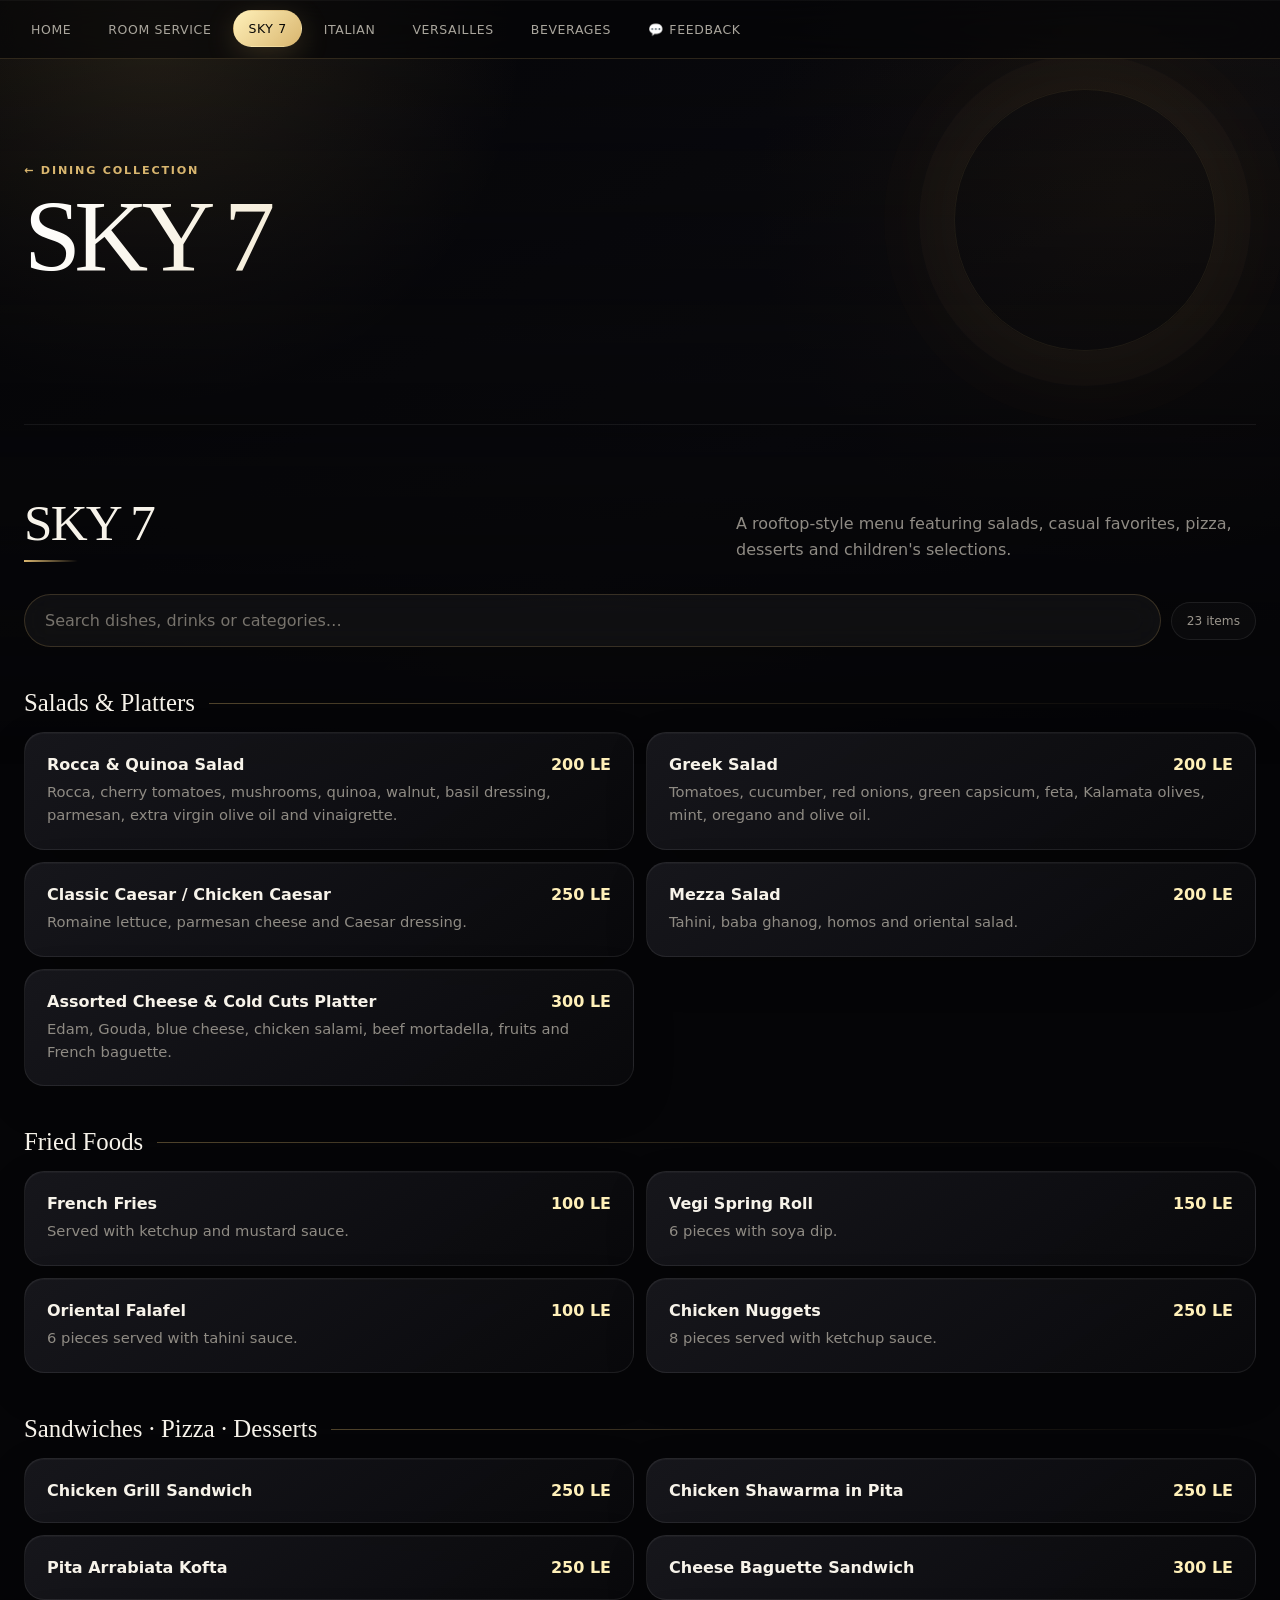
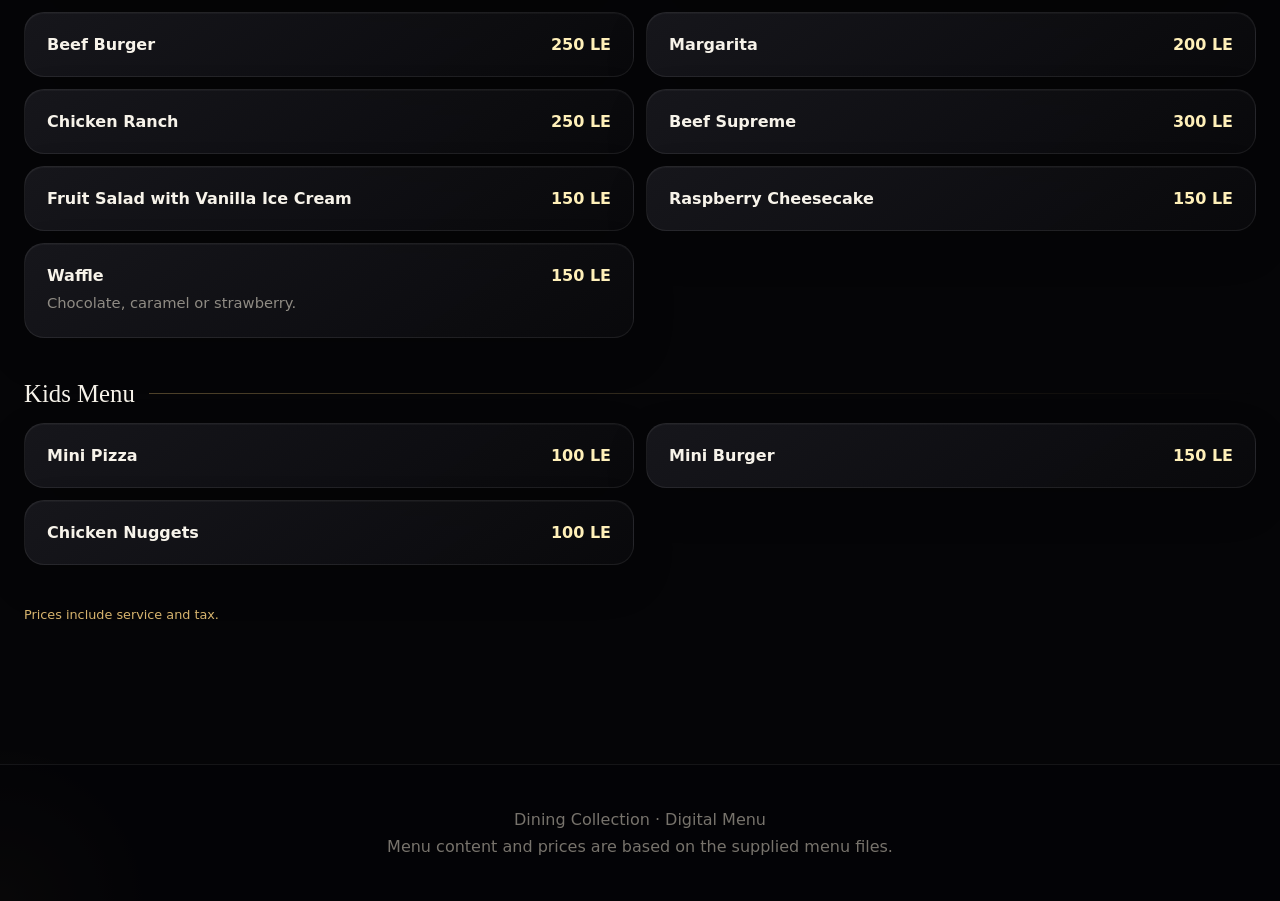
<file: sky7.html>
<!DOCTYPE html>
<html lang="en"><head><meta charset="UTF-8"><meta name="viewport" content="width=device-width, initial-scale=1.0">
<title>SKY 7 · Dining Collection</title><style>
:root{
  --bg:#0b0b0c; --panel:#151517; --panel2:#1d1d20; --text:#f7f4ed;
  --muted:#aaa69d; --gold:#d8b36a; --line:#2b2b2f; --cream:#f1e7d3;
}
*{box-sizing:border-box} html{scroll-behavior:smooth}
body{margin:0;background:var(--bg);color:var(--text);font-family:Inter,system-ui,-apple-system,Segoe UI,Arial,sans-serif}
a{color:inherit;text-decoration:none}
.hero{
  min-height:72vh; display:flex; align-items:flex-end; position:relative; overflow:hidden;
  background:
    radial-gradient(circle at 70% 25%, rgba(216,179,106,.22), transparent 30%),
    linear-gradient(135deg,#090909 0%,#171411 48%,#0b0b0c 100%);
}
.hero:after{content:"";position:absolute;inset:0;background:linear-gradient(transparent 25%,rgba(0,0,0,.82) 100%)}
.hero-inner{position:relative;z-index:1;max-width:1180px;width:100%;margin:auto;padding:70px 24px 75px}
.kicker{color:var(--gold);letter-spacing:.22em;text-transform:uppercase;font-size:.78rem;font-weight:700}
h1{font-family:Georgia,serif;font-size:clamp(3.5rem,9vw,7.5rem);line-height:.9;margin:18px 0 22px;font-weight:500}
.hero p{max-width:650px;color:#d1cdc4;font-size:1.08rem;line-height:1.7;margin:0}
.nav{position:sticky;top:0;z-index:10;background:rgba(11,11,12,.92);backdrop-filter:blur(16px);border-bottom:1px solid var(--line)}
.nav-inner{max-width:1180px;margin:auto;padding:12px 18px;display:flex;gap:8px;overflow:auto}
.nav a{white-space:nowrap;padding:10px 15px;border:1px solid transparent;border-radius:999px;color:#c8c4bc;font-size:.9rem}
.nav a:hover{border-color:#454047;color:#fff}
.wrap{max-width:1180px;margin:auto;padding:70px 24px}
.section-head{display:flex;justify-content:space-between;align-items:end;gap:20px;margin-bottom:28px}
h2{font:500 clamp(2rem,4vw,3.5rem)/1 Georgia,serif;margin:0}
.section-head p{color:var(--muted);max-width:520px;line-height:1.6;margin:0}
.grid{display:grid;grid-template-columns:repeat(3,1fr);gap:18px}
.card{background:linear-gradient(145deg,var(--panel),#101012);border:1px solid var(--line);padding:25px;border-radius:22px;transition:.25s}
.card:hover{transform:translateY(-3px);border-color:#514637}
.card .num{color:var(--gold);font-size:.75rem;letter-spacing:.15em;font-weight:700}
.card h3{font:500 1.7rem Georgia,serif;margin:10px 0}
.card p{color:var(--muted);line-height:1.6;margin:0}
.menu-section{padding:78px 0;border-top:1px solid var(--line)}
.menu-section:first-child{border-top:0}
.category{margin:36px 0}
.category-title{display:flex;align-items:center;gap:14px;margin-bottom:15px}
.category-title h3{font:500 1.45rem Georgia,serif;margin:0}
.category-title:after{content:"";height:1px;background:var(--line);flex:1}
.items{display:grid;grid-template-columns:repeat(2,1fr);gap:1px;background:var(--line);border:1px solid var(--line);border-radius:16px;overflow:hidden}
.item{background:#121214;padding:20px}
.item-top{display:flex;justify-content:space-between;gap:16px}
.item-name{font-weight:700}
.price{color:var(--gold);font-weight:700;white-space:nowrap}
.desc{color:#98958e;font-size:.92rem;line-height:1.55;margin-top:7px}
.ar{direction:rtl;text-align:right;color:#b9b4ab;margin-top:8px;font-family:Arial,sans-serif}
.note{color:var(--gold);font-size:.8rem;margin-top:14px}
footer{border-top:1px solid var(--line);padding:35px 24px;color:#817d75;text-align:center}
.btn{display:inline-flex;margin-top:25px;padding:13px 19px;border-radius:999px;background:var(--gold);color:#17130c;font-weight:800}
@media(max-width:760px){
 .hero{min-height:68vh}.hero-inner{padding:55px 20px}
 .wrap{padding:55px 18px}.grid,.items{grid-template-columns:1fr}
 .section-head{display:block}.section-head p{margin-top:12px}
 .nav-inner{padding-left:12px}
}

.page-hero{padding:75px 24px 45px;max-width:1180px;margin:auto}
.page-hero h1{font:500 clamp(2.8rem,7vw,5.5rem)/.95 Georgia,serif;margin:14px 0}
.back{color:var(--gold);font-weight:700}

.hotel-logo{display:flex;justify-content:center;padding:22px 18px 8px;background:#0d0d0f}
.hotel-logo img{width:min(230px,62vw);height:auto;display:block}
.hotel-logo a{display:inline-flex;align-items:center;justify-content:center}

/* ===== COOL LUXURY HOTEL UPGRADE ===== */
:root{
  --gold:#d7b56d;
  --gold2:#f1d58e;
  --night:#070709;
  --panel:rgba(20,20,24,.78);
}
html{scroll-behavior:smooth}
body{
  background:
    radial-gradient(circle at 15% 10%,rgba(215,181,109,.11),transparent 28%),
    radial-gradient(circle at 85% 20%,rgba(119,91,38,.10),transparent 30%),
    linear-gradient(135deg,#070709 0%,#0e0e12 52%,#070709 100%);
}
body:before{
  content:"";
  position:fixed;inset:0;pointer-events:none;z-index:-1;
  background-image:linear-gradient(rgba(255,255,255,.018) 1px,transparent 1px),
                   linear-gradient(90deg,rgba(255,255,255,.018) 1px,transparent 1px);
  background-size:55px 55px;
  mask-image:linear-gradient(to bottom,black,transparent 85%);
}
.hotel-logo{
  position:relative;
  padding:25px 18px 12px!important;
  background:linear-gradient(to bottom,rgba(7,7,9,.98),rgba(7,7,9,.65))!important;
}
.hotel-logo:after{
  content:"";
  position:absolute;bottom:0;left:50%;transform:translateX(-50%);
  width:90px;height:1px;background:linear-gradient(90deg,transparent,var(--gold),transparent);
}
.hotel-logo img{
  width:min(255px,65vw)!important;
  filter:drop-shadow(0 7px 24px rgba(215,181,109,.18));
  transition:transform .35s ease,filter .35s ease;
}
.hotel-logo img:hover{transform:scale(1.04);filter:drop-shadow(0 10px 35px rgba(215,181,109,.35))}
.hero{
  min-height:58vh!important;
  display:flex;align-items:center;
  position:relative;overflow:hidden;
  background:
    radial-gradient(circle at 50% 42%,rgba(215,181,109,.13),transparent 28%),
    linear-gradient(180deg,rgba(7,7,9,.15),rgba(7,7,9,.92));
}
.hero:before,.hero:after{
  content:"";position:absolute;border:1px solid rgba(215,181,109,.12);
  border-radius:50%;width:480px;height:480px;left:50%;top:50%;
  transform:translate(-50%,-50%);pointer-events:none;
}
.hero:after{width:700px;height:700px;border-color:rgba(215,181,109,.055)}
.hero-inner{position:relative;z-index:2}
.eyebrow{
  letter-spacing:.34em!important;
  color:var(--gold2)!important;
  text-shadow:0 0 24px rgba(215,181,109,.2);
}
h1{
  text-shadow:0 8px 40px rgba(0,0,0,.55);
  letter-spacing:-.035em!important;
}
h1 span{
  background:linear-gradient(100deg,var(--gold),#fff1bf,var(--gold));
  background-size:200% auto;
  -webkit-background-clip:text;background-clip:text;color:transparent;
  animation:goldShine 5s linear infinite;
}
@keyframes goldShine{to{background-position:200% center}}
.nav{
  position:sticky!important;top:0;z-index:50;
  backdrop-filter:blur(18px);
  background:rgba(7,7,9,.72)!important;
  border-top:1px solid rgba(255,255,255,.035);
  border-bottom:1px solid rgba(215,181,109,.14)!important;
}
.nav-inner{gap:6px!important}
.nav a{
  border-radius:999px!important;
  padding:10px 14px!important;
  transition:all .22s ease!important;
}
.nav a:hover,.nav a[]{
  color:#17130b!important;
  background:linear-gradient(135deg,var(--gold2),var(--gold))!important;
  box-shadow:0 7px 25px rgba(215,181,109,.18);
  transform:translateY(-1px);
}
.card,.menu-card,.venue-card,.feedback-card,.section-card{
  background:linear-gradient(145deg,rgba(26,26,31,.86),rgba(13,13,16,.82))!important;
  border:1px solid rgba(215,181,109,.13)!important;
  box-shadow:0 18px 55px rgba(0,0,0,.24),inset 0 1px rgba(255,255,255,.035)!important;
  backdrop-filter:blur(10px);
  transition:transform .28s ease,border-color .28s ease,box-shadow .28s ease;
}
.card:hover,.menu-card:hover,.venue-card:hover{
  transform:translateY(-7px);
  border-color:rgba(215,181,109,.42)!important;
  box-shadow:0 25px 70px rgba(0,0,0,.36),0 0 35px rgba(215,181,109,.06)!important;
}
button,.btn,.submit-btn{
  background:linear-gradient(135deg,var(--gold2),var(--gold))!important;
  box-shadow:0 10px 28px rgba(215,181,109,.16);
  transition:transform .2s ease,box-shadow .2s ease,filter .2s ease;
}
button:hover,.btn:hover,.submit-btn:hover{
  transform:translateY(-2px);filter:brightness(1.06);
  box-shadow:0 14px 34px rgba(215,181,109,.25);
}
.price,.cost,.amount{color:var(--gold2)!important}
.section-head h2:after,.section-title:after{
  content:"";display:block;width:54px;height:2px;margin-top:12px;
  background:linear-gradient(90deg,var(--gold),transparent);
}
footer{
  border-top:1px solid rgba(215,181,109,.12)!important;
  background:rgba(5,5,7,.72)!important;
}
@media(max-width:700px){
  .hero{min-height:48vh!important}
  .nav-inner{overflow-x:auto;justify-content:flex-start!important;padding-bottom:7px}
  .nav a{white-space:nowrap}
  .hotel-logo{padding-top:18px!important}
}

</style><link rel="stylesheet" href="ultra.css"></head><body>
<nav class="nav"><div class="nav-inner">
      <a href="index.html">Home</a>
      <a href="room-service.html">Room Service</a>
      <a href="sky7.html" aria-current="page">SKY 7</a>
      <a href="italian.html">Italian</a>
      <a href="versailles.html">Versailles</a>
      <a href="beverages.html">Beverages</a>
    <a href="feedback.html">💬 Feedback</a></div></nav>
<header class="page-hero"><a class="back" href="index.html">← Dining Collection</a><h1>SKY 7</h1></header>
<main class="wrap"><section class="menu-section" id="menu">
<div class="section-head"><h2>SKY 7</h2><p>A rooftop-style menu featuring salads, casual favorites, pizza, desserts and children's selections.</p></div>
<div class="category"><div class="category-title"><h3>Salads & Platters</h3></div><div class="items">
<div class="item"><div class="item-top"><span class="item-name">Rocca & Quinoa Salad</span><span class="price">200 LE</span></div><div class="desc">Rocca, cherry tomatoes, mushrooms, quinoa, walnut, basil dressing, parmesan, extra virgin olive oil and vinaigrette.</div></div>
<div class="item"><div class="item-top"><span class="item-name">Greek Salad</span><span class="price">200 LE</span></div><div class="desc">Tomatoes, cucumber, red onions, green capsicum, feta, Kalamata olives, mint, oregano and olive oil.</div></div>
<div class="item"><div class="item-top"><span class="item-name">Classic Caesar / Chicken Caesar</span><span class="price">250 LE</span></div><div class="desc">Romaine lettuce, parmesan cheese and Caesar dressing.</div></div>
<div class="item"><div class="item-top"><span class="item-name">Mezza Salad</span><span class="price">200 LE</span></div><div class="desc">Tahini, baba ghanog, homos and oriental salad.</div></div>
<div class="item"><div class="item-top"><span class="item-name">Assorted Cheese & Cold Cuts Platter</span><span class="price">300 LE</span></div><div class="desc">Edam, Gouda, blue cheese, chicken salami, beef mortadella, fruits and French baguette.</div></div>
</div></div>
<div class="category"><div class="category-title"><h3>Fried Foods</h3></div><div class="items">
<div class="item"><div class="item-top"><span class="item-name">French Fries</span><span class="price">100 LE</span></div><div class="desc">Served with ketchup and mustard sauce.</div></div>
<div class="item"><div class="item-top"><span class="item-name">Vegi Spring Roll</span><span class="price">150 LE</span></div><div class="desc">6 pieces with soya dip.</div></div>
<div class="item"><div class="item-top"><span class="item-name">Oriental Falafel</span><span class="price">100 LE</span></div><div class="desc">6 pieces served with tahini sauce.</div></div>
<div class="item"><div class="item-top"><span class="item-name">Chicken Nuggets</span><span class="price">250 LE</span></div><div class="desc">8 pieces served with ketchup sauce.</div></div>
</div></div>
<div class="category"><div class="category-title"><h3>Sandwiches · Pizza · Desserts</h3></div><div class="items">
<div class="item"><div class="item-top"><span class="item-name">Chicken Grill Sandwich</span><span class="price">250 LE</span></div></div>
<div class="item"><div class="item-top"><span class="item-name">Chicken Shawarma in Pita</span><span class="price">250 LE</span></div></div>
<div class="item"><div class="item-top"><span class="item-name">Pita Arrabiata Kofta</span><span class="price">250 LE</span></div></div>
<div class="item"><div class="item-top"><span class="item-name">Cheese Baguette Sandwich</span><span class="price">300 LE</span></div></div>
<div class="item"><div class="item-top"><span class="item-name">Beef Burger</span><span class="price">250 LE</span></div></div>
<div class="item"><div class="item-top"><span class="item-name">Margarita</span><span class="price">200 LE</span></div></div>
<div class="item"><div class="item-top"><span class="item-name">Chicken Ranch</span><span class="price">250 LE</span></div></div>
<div class="item"><div class="item-top"><span class="item-name">Beef Supreme</span><span class="price">300 LE</span></div></div>
<div class="item"><div class="item-top"><span class="item-name">Fruit Salad with Vanilla Ice Cream</span><span class="price">150 LE</span></div></div>
<div class="item"><div class="item-top"><span class="item-name">Raspberry Cheesecake</span><span class="price">150 LE</span></div></div>
<div class="item"><div class="item-top"><span class="item-name">Waffle</span><span class="price">150 LE</span></div><div class="desc">Chocolate, caramel or strawberry.</div></div>
</div></div>
<div class="category"><div class="category-title"><h3>Kids Menu</h3></div><div class="items">
<div class="item"><div class="item-top"><span class="item-name">Mini Pizza</span><span class="price">100 LE</span></div></div>
<div class="item"><div class="item-top"><span class="item-name">Mini Burger</span><span class="price">150 LE</span></div></div>
<div class="item"><div class="item-top"><span class="item-name">Chicken Nuggets</span><span class="price">100 LE</span></div></div>
</div></div>
<div class="note">Prices include service and tax.</div>
</section>

</main><footer>
  <div>Dining Collection · Digital Menu</div>
  <div style="margin-top:8px">Menu content and prices are based on the supplied menu files.</div>
</footer>
<script src="ultra.js"></script></body></html>
</file>
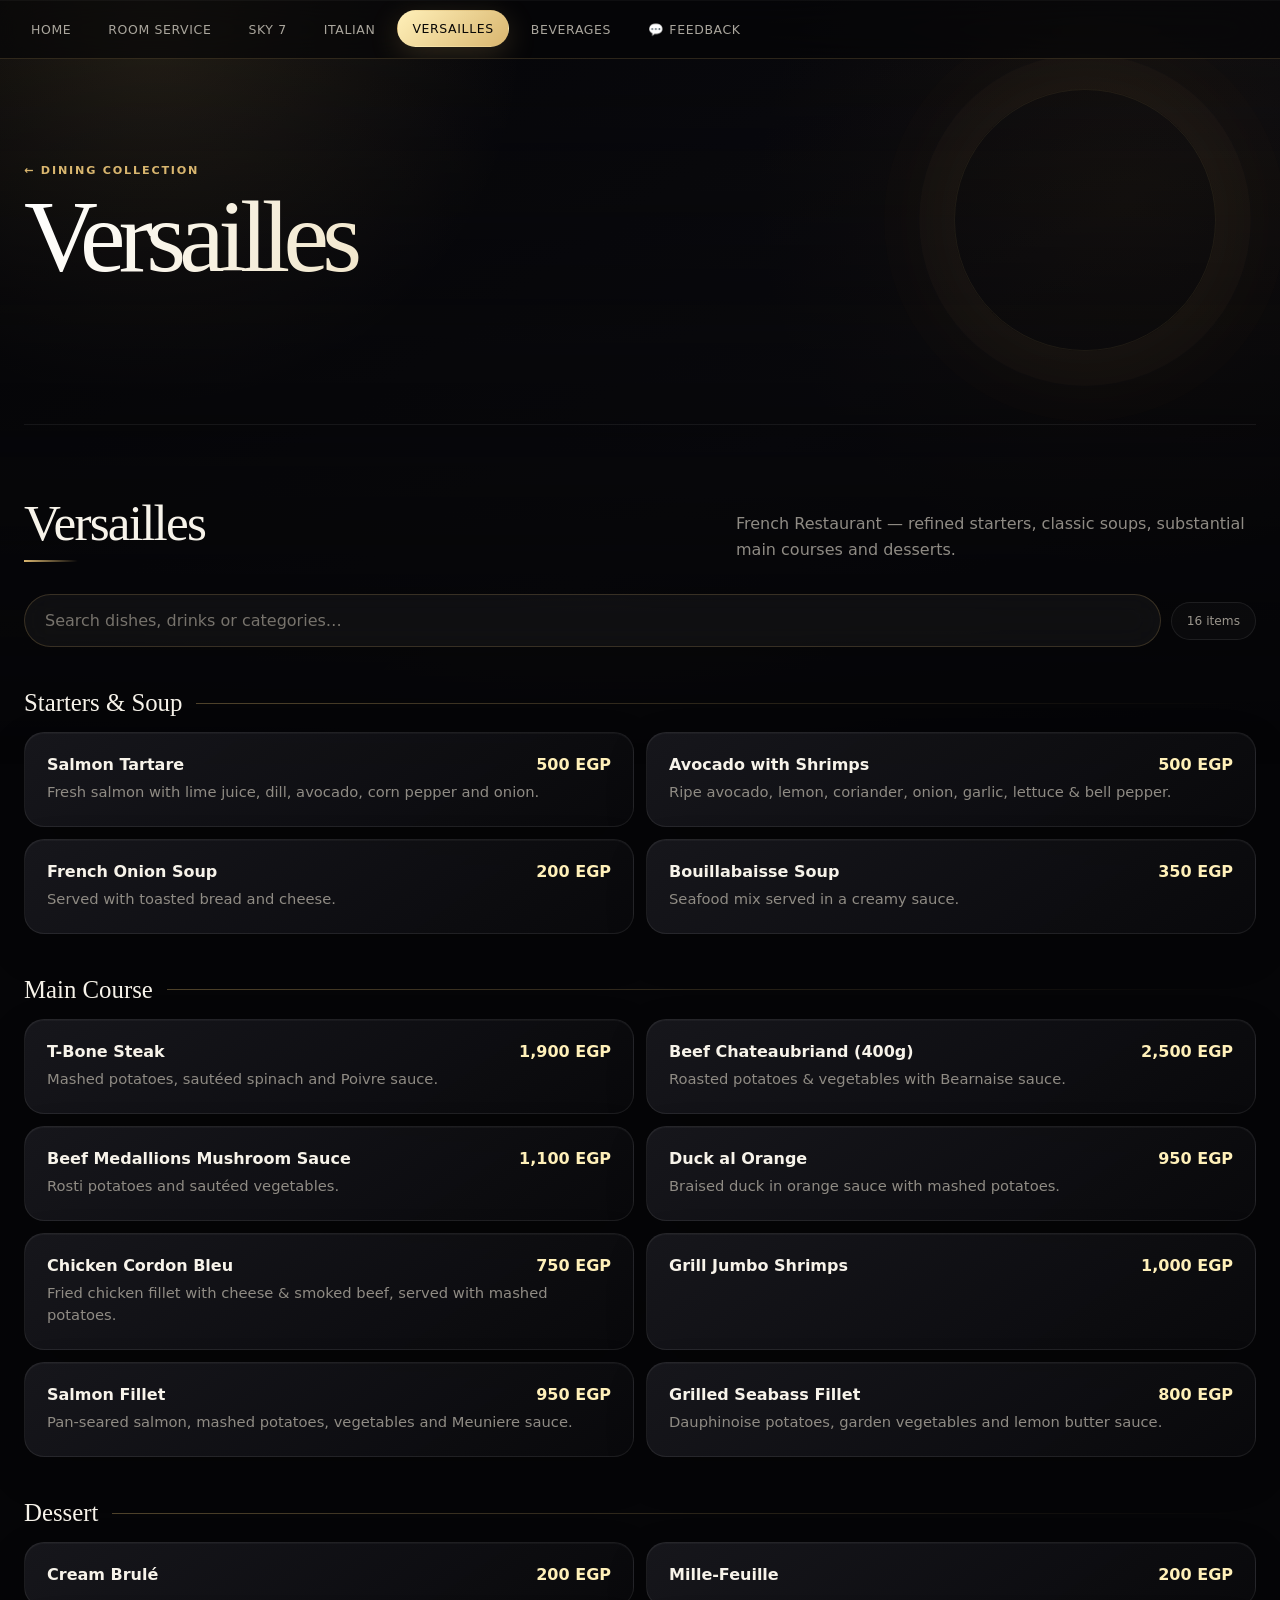
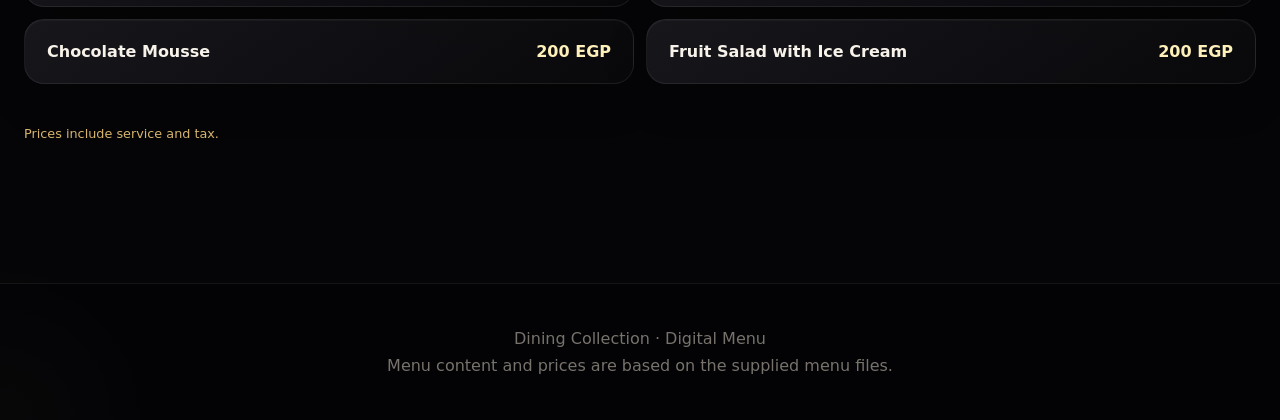
<file: versailles.html>
<!DOCTYPE html>
<html lang="en"><head><meta charset="UTF-8"><meta name="viewport" content="width=device-width, initial-scale=1.0">
<title>Versailles · Dining Collection</title><style>
:root{
  --bg:#0b0b0c; --panel:#151517; --panel2:#1d1d20; --text:#f7f4ed;
  --muted:#aaa69d; --gold:#d8b36a; --line:#2b2b2f; --cream:#f1e7d3;
}
*{box-sizing:border-box} html{scroll-behavior:smooth}
body{margin:0;background:var(--bg);color:var(--text);font-family:Inter,system-ui,-apple-system,Segoe UI,Arial,sans-serif}
a{color:inherit;text-decoration:none}
.hero{
  min-height:72vh; display:flex; align-items:flex-end; position:relative; overflow:hidden;
  background:
    radial-gradient(circle at 70% 25%, rgba(216,179,106,.22), transparent 30%),
    linear-gradient(135deg,#090909 0%,#171411 48%,#0b0b0c 100%);
}
.hero:after{content:"";position:absolute;inset:0;background:linear-gradient(transparent 25%,rgba(0,0,0,.82) 100%)}
.hero-inner{position:relative;z-index:1;max-width:1180px;width:100%;margin:auto;padding:70px 24px 75px}
.kicker{color:var(--gold);letter-spacing:.22em;text-transform:uppercase;font-size:.78rem;font-weight:700}
h1{font-family:Georgia,serif;font-size:clamp(3.5rem,9vw,7.5rem);line-height:.9;margin:18px 0 22px;font-weight:500}
.hero p{max-width:650px;color:#d1cdc4;font-size:1.08rem;line-height:1.7;margin:0}
.nav{position:sticky;top:0;z-index:10;background:rgba(11,11,12,.92);backdrop-filter:blur(16px);border-bottom:1px solid var(--line)}
.nav-inner{max-width:1180px;margin:auto;padding:12px 18px;display:flex;gap:8px;overflow:auto}
.nav a{white-space:nowrap;padding:10px 15px;border:1px solid transparent;border-radius:999px;color:#c8c4bc;font-size:.9rem}
.nav a:hover{border-color:#454047;color:#fff}
.wrap{max-width:1180px;margin:auto;padding:70px 24px}
.section-head{display:flex;justify-content:space-between;align-items:end;gap:20px;margin-bottom:28px}
h2{font:500 clamp(2rem,4vw,3.5rem)/1 Georgia,serif;margin:0}
.section-head p{color:var(--muted);max-width:520px;line-height:1.6;margin:0}
.grid{display:grid;grid-template-columns:repeat(3,1fr);gap:18px}
.card{background:linear-gradient(145deg,var(--panel),#101012);border:1px solid var(--line);padding:25px;border-radius:22px;transition:.25s}
.card:hover{transform:translateY(-3px);border-color:#514637}
.card .num{color:var(--gold);font-size:.75rem;letter-spacing:.15em;font-weight:700}
.card h3{font:500 1.7rem Georgia,serif;margin:10px 0}
.card p{color:var(--muted);line-height:1.6;margin:0}
.menu-section{padding:78px 0;border-top:1px solid var(--line)}
.menu-section:first-child{border-top:0}
.category{margin:36px 0}
.category-title{display:flex;align-items:center;gap:14px;margin-bottom:15px}
.category-title h3{font:500 1.45rem Georgia,serif;margin:0}
.category-title:after{content:"";height:1px;background:var(--line);flex:1}
.items{display:grid;grid-template-columns:repeat(2,1fr);gap:1px;background:var(--line);border:1px solid var(--line);border-radius:16px;overflow:hidden}
.item{background:#121214;padding:20px}
.item-top{display:flex;justify-content:space-between;gap:16px}
.item-name{font-weight:700}
.price{color:var(--gold);font-weight:700;white-space:nowrap}
.desc{color:#98958e;font-size:.92rem;line-height:1.55;margin-top:7px}
.ar{direction:rtl;text-align:right;color:#b9b4ab;margin-top:8px;font-family:Arial,sans-serif}
.note{color:var(--gold);font-size:.8rem;margin-top:14px}
footer{border-top:1px solid var(--line);padding:35px 24px;color:#817d75;text-align:center}
.btn{display:inline-flex;margin-top:25px;padding:13px 19px;border-radius:999px;background:var(--gold);color:#17130c;font-weight:800}
@media(max-width:760px){
 .hero{min-height:68vh}.hero-inner{padding:55px 20px}
 .wrap{padding:55px 18px}.grid,.items{grid-template-columns:1fr}
 .section-head{display:block}.section-head p{margin-top:12px}
 .nav-inner{padding-left:12px}
}

.page-hero{padding:75px 24px 45px;max-width:1180px;margin:auto}
.page-hero h1{font:500 clamp(2.8rem,7vw,5.5rem)/.95 Georgia,serif;margin:14px 0}
.back{color:var(--gold);font-weight:700}

.hotel-logo{display:flex;justify-content:center;padding:22px 18px 8px;background:#0d0d0f}
.hotel-logo img{width:min(230px,62vw);height:auto;display:block}
.hotel-logo a{display:inline-flex;align-items:center;justify-content:center}

/* ===== COOL LUXURY HOTEL UPGRADE ===== */
:root{
  --gold:#d7b56d;
  --gold2:#f1d58e;
  --night:#070709;
  --panel:rgba(20,20,24,.78);
}
html{scroll-behavior:smooth}
body{
  background:
    radial-gradient(circle at 15% 10%,rgba(215,181,109,.11),transparent 28%),
    radial-gradient(circle at 85% 20%,rgba(119,91,38,.10),transparent 30%),
    linear-gradient(135deg,#070709 0%,#0e0e12 52%,#070709 100%);
}
body:before{
  content:"";
  position:fixed;inset:0;pointer-events:none;z-index:-1;
  background-image:linear-gradient(rgba(255,255,255,.018) 1px,transparent 1px),
                   linear-gradient(90deg,rgba(255,255,255,.018) 1px,transparent 1px);
  background-size:55px 55px;
  mask-image:linear-gradient(to bottom,black,transparent 85%);
}
.hotel-logo{
  position:relative;
  padding:25px 18px 12px!important;
  background:linear-gradient(to bottom,rgba(7,7,9,.98),rgba(7,7,9,.65))!important;
}
.hotel-logo:after{
  content:"";
  position:absolute;bottom:0;left:50%;transform:translateX(-50%);
  width:90px;height:1px;background:linear-gradient(90deg,transparent,var(--gold),transparent);
}
.hotel-logo img{
  width:min(255px,65vw)!important;
  filter:drop-shadow(0 7px 24px rgba(215,181,109,.18));
  transition:transform .35s ease,filter .35s ease;
}
.hotel-logo img:hover{transform:scale(1.04);filter:drop-shadow(0 10px 35px rgba(215,181,109,.35))}
.hero{
  min-height:58vh!important;
  display:flex;align-items:center;
  position:relative;overflow:hidden;
  background:
    radial-gradient(circle at 50% 42%,rgba(215,181,109,.13),transparent 28%),
    linear-gradient(180deg,rgba(7,7,9,.15),rgba(7,7,9,.92));
}
.hero:before,.hero:after{
  content:"";position:absolute;border:1px solid rgba(215,181,109,.12);
  border-radius:50%;width:480px;height:480px;left:50%;top:50%;
  transform:translate(-50%,-50%);pointer-events:none;
}
.hero:after{width:700px;height:700px;border-color:rgba(215,181,109,.055)}
.hero-inner{position:relative;z-index:2}
.eyebrow{
  letter-spacing:.34em!important;
  color:var(--gold2)!important;
  text-shadow:0 0 24px rgba(215,181,109,.2);
}
h1{
  text-shadow:0 8px 40px rgba(0,0,0,.55);
  letter-spacing:-.035em!important;
}
h1 span{
  background:linear-gradient(100deg,var(--gold),#fff1bf,var(--gold));
  background-size:200% auto;
  -webkit-background-clip:text;background-clip:text;color:transparent;
  animation:goldShine 5s linear infinite;
}
@keyframes goldShine{to{background-position:200% center}}
.nav{
  position:sticky!important;top:0;z-index:50;
  backdrop-filter:blur(18px);
  background:rgba(7,7,9,.72)!important;
  border-top:1px solid rgba(255,255,255,.035);
  border-bottom:1px solid rgba(215,181,109,.14)!important;
}
.nav-inner{gap:6px!important}
.nav a{
  border-radius:999px!important;
  padding:10px 14px!important;
  transition:all .22s ease!important;
}
.nav a:hover,.nav a[]{
  color:#17130b!important;
  background:linear-gradient(135deg,var(--gold2),var(--gold))!important;
  box-shadow:0 7px 25px rgba(215,181,109,.18);
  transform:translateY(-1px);
}
.card,.menu-card,.venue-card,.feedback-card,.section-card{
  background:linear-gradient(145deg,rgba(26,26,31,.86),rgba(13,13,16,.82))!important;
  border:1px solid rgba(215,181,109,.13)!important;
  box-shadow:0 18px 55px rgba(0,0,0,.24),inset 0 1px rgba(255,255,255,.035)!important;
  backdrop-filter:blur(10px);
  transition:transform .28s ease,border-color .28s ease,box-shadow .28s ease;
}
.card:hover,.menu-card:hover,.venue-card:hover{
  transform:translateY(-7px);
  border-color:rgba(215,181,109,.42)!important;
  box-shadow:0 25px 70px rgba(0,0,0,.36),0 0 35px rgba(215,181,109,.06)!important;
}
button,.btn,.submit-btn{
  background:linear-gradient(135deg,var(--gold2),var(--gold))!important;
  box-shadow:0 10px 28px rgba(215,181,109,.16);
  transition:transform .2s ease,box-shadow .2s ease,filter .2s ease;
}
button:hover,.btn:hover,.submit-btn:hover{
  transform:translateY(-2px);filter:brightness(1.06);
  box-shadow:0 14px 34px rgba(215,181,109,.25);
}
.price,.cost,.amount{color:var(--gold2)!important}
.section-head h2:after,.section-title:after{
  content:"";display:block;width:54px;height:2px;margin-top:12px;
  background:linear-gradient(90deg,var(--gold),transparent);
}
footer{
  border-top:1px solid rgba(215,181,109,.12)!important;
  background:rgba(5,5,7,.72)!important;
}
@media(max-width:700px){
  .hero{min-height:48vh!important}
  .nav-inner{overflow-x:auto;justify-content:flex-start!important;padding-bottom:7px}
  .nav a{white-space:nowrap}
  .hotel-logo{padding-top:18px!important}
}

</style><link rel="stylesheet" href="ultra.css"></head><body>
<nav class="nav"><div class="nav-inner">
      <a href="index.html">Home</a>
      <a href="room-service.html">Room Service</a>
      <a href="sky7.html">SKY 7</a>
      <a href="italian.html">Italian</a>
      <a href="versailles.html" aria-current="page">Versailles</a>
      <a href="beverages.html">Beverages</a>
    <a href="feedback.html">💬 Feedback</a></div></nav>
<header class="page-hero"><a class="back" href="index.html">← Dining Collection</a><h1>Versailles</h1></header>
<main class="wrap"><section class="menu-section" id="menu">
<div class="section-head"><h2>Versailles</h2><p>French Restaurant — refined starters, classic soups, substantial main courses and desserts.</p></div>
<div class="category"><div class="category-title"><h3>Starters & Soup</h3></div><div class="items">
<div class="item"><div class="item-top"><span class="item-name">Salmon Tartare</span><span class="price">500 EGP</span></div><div class="desc">Fresh salmon with lime juice, dill, avocado, corn pepper and onion.</div></div>
<div class="item"><div class="item-top"><span class="item-name">Avocado with Shrimps</span><span class="price">500 EGP</span></div><div class="desc">Ripe avocado, lemon, coriander, onion, garlic, lettuce & bell pepper.</div></div>
<div class="item"><div class="item-top"><span class="item-name">French Onion Soup</span><span class="price">200 EGP</span></div><div class="desc">Served with toasted bread and cheese.</div></div>
<div class="item"><div class="item-top"><span class="item-name">Bouillabaisse Soup</span><span class="price">350 EGP</span></div><div class="desc">Seafood mix served in a creamy sauce.</div></div>
</div></div>
<div class="category"><div class="category-title"><h3>Main Course</h3></div><div class="items">
<div class="item"><div class="item-top"><span class="item-name">T-Bone Steak</span><span class="price">1,900 EGP</span></div><div class="desc">Mashed potatoes, sautéed spinach and Poivre sauce.</div></div>
<div class="item"><div class="item-top"><span class="item-name">Beef Chateaubriand (400g)</span><span class="price">2,500 EGP</span></div><div class="desc">Roasted potatoes & vegetables with Bearnaise sauce.</div></div>
<div class="item"><div class="item-top"><span class="item-name">Beef Medallions Mushroom Sauce</span><span class="price">1,100 EGP</span></div><div class="desc">Rosti potatoes and sautéed vegetables.</div></div>
<div class="item"><div class="item-top"><span class="item-name">Duck al Orange</span><span class="price">950 EGP</span></div><div class="desc">Braised duck in orange sauce with mashed potatoes.</div></div>
<div class="item"><div class="item-top"><span class="item-name">Chicken Cordon Bleu</span><span class="price">750 EGP</span></div><div class="desc">Fried chicken fillet with cheese & smoked beef, served with mashed potatoes.</div></div>
<div class="item"><div class="item-top"><span class="item-name">Grill Jumbo Shrimps</span><span class="price">1,000 EGP</span></div></div>
<div class="item"><div class="item-top"><span class="item-name">Salmon Fillet</span><span class="price">950 EGP</span></div><div class="desc">Pan-seared salmon, mashed potatoes, vegetables and Meuniere sauce.</div></div>
<div class="item"><div class="item-top"><span class="item-name">Grilled Seabass Fillet</span><span class="price">800 EGP</span></div><div class="desc">Dauphinoise potatoes, garden vegetables and lemon butter sauce.</div></div>
</div></div>
<div class="category"><div class="category-title"><h3>Dessert</h3></div><div class="items">
<div class="item"><div class="item-top"><span class="item-name">Cream Brulé</span><span class="price">200 EGP</span></div></div>
<div class="item"><div class="item-top"><span class="item-name">Mille-Feuille</span><span class="price">200 EGP</span></div></div>
<div class="item"><div class="item-top"><span class="item-name">Chocolate Mousse</span><span class="price">200 EGP</span></div></div>
<div class="item"><div class="item-top"><span class="item-name">Fruit Salad with Ice Cream</span><span class="price">200 EGP</span></div></div>
</div></div>
<div class="note">Prices include service and tax.</div>
</section>

</main><footer>
  <div>Dining Collection · Digital Menu</div>
  <div style="margin-top:8px">Menu content and prices are based on the supplied menu files.</div>
</footer>
<script src="ultra.js"></script></body></html>
</file>
<file: ultra.css>
:root{--gold:#d9b66f;--gold2:#fff0b9;--ink:#050507;--panel:rgba(18,18,22,.72);--line:rgba(255,255,255,.09)}
*{box-sizing:border-box}html{scroll-behavior:smooth}body{margin:0!important;min-height:100vh;background:#050507!important;color:#f7f3ea!important;font-family:Inter,ui-sans-serif,system-ui,-apple-system,"Segoe UI",sans-serif;overflow-x:hidden}body:before{content:"";position:fixed;inset:0;z-index:-10;pointer-events:none;background:radial-gradient(circle at 12% 4%,rgba(217,182,111,.14),transparent 26%),radial-gradient(circle at 88% 22%,rgba(111,78,22,.12),transparent 28%),radial-gradient(circle at 48% 105%,rgba(217,182,111,.08),transparent 32%),linear-gradient(145deg,#050507,#0b0b10 55%,#050507)}body:after{content:"";position:fixed;inset:0;z-index:-9;pointer-events:none;opacity:.18;background-image:linear-gradient(rgba(255,255,255,.025) 1px,transparent 1px),linear-gradient(90deg,rgba(255,255,255,.025) 1px,transparent 1px);background-size:64px 64px;mask-image:linear-gradient(#000,transparent 90%)}a{color:inherit;text-decoration:none}.hotel-logo{position:relative!important;display:flex!important;justify-content:center!important;padding:24px 18px 14px!important;background:rgba(5,5,7,.76)!important;backdrop-filter:blur(25px)!important;border-bottom:1px solid rgba(217,182,111,.1)!important}.hotel-logo:before{content:"";position:absolute;left:50%;bottom:-1px;width:150px;height:2px;transform:translateX(-50%);background:linear-gradient(90deg,transparent,var(--gold),transparent);box-shadow:0 0 20px rgba(217,182,111,.4)}.hotel-logo img{width:min(260px,65vw)!important;filter:drop-shadow(0 10px 35px rgba(217,182,111,.22))!important;transition:.4s ease}.hotel-logo img:hover{transform:scale(1.045);filter:drop-shadow(0 12px 45px rgba(217,182,111,.4))!important}.nav{position:sticky!important;top:0!important;z-index:100!important;background:rgba(5,5,7,.64)!important;backdrop-filter:blur(24px)!important;border-top:1px solid rgba(255,255,255,.035)!important;border-bottom:1px solid rgba(217,182,111,.18)!important}.nav-inner{max-width:1320px!important;margin:auto!important;padding:10px 16px!important;display:flex!important;gap:7px!important;overflow:auto!important;scrollbar-width:none}.nav-inner::-webkit-scrollbar{display:none}.nav a{white-space:nowrap!important;padding:10px 14px!important;border:1px solid transparent!important;border-radius:999px!important;color:#aaa69d!important;font-size:.78rem!important;letter-spacing:.05em!important;text-transform:uppercase!important;transition:.25s ease!important}.nav a:hover,.nav a[aria-current=page]{color:#080705!important;background:linear-gradient(135deg,var(--gold2),var(--gold))!important;border-color:transparent!important;box-shadow:0 8px 30px rgba(217,182,111,.2)!important;transform:translateY(-1px)}.wrap,.page-hero{max-width:1320px!important}.page-hero{padding:100px 24px 58px!important;position:relative}.page-hero:after{content:"";position:absolute;right:5%;top:30px;width:260px;height:260px;border:1px solid rgba(217,182,111,.09);border-radius:50%;box-shadow:0 0 0 35px rgba(217,182,111,.018),0 0 0 70px rgba(217,182,111,.012),0 0 90px rgba(217,182,111,.05);pointer-events:none}.page-hero h1{font-size:clamp(3.6rem,8vw,7.5rem)!important;line-height:.88!important;letter-spacing:-.065em!important;background:linear-gradient(105deg,#fff 0%,#e9d8ae 46%,#d9b66f 100%)!important;-webkit-background-clip:text!important;background-clip:text!important;color:transparent!important;text-shadow:none!important}.page-hero p{max-width:700px!important;color:#a9a49a!important;font-size:1rem!important;line-height:1.75!important}.back{display:inline-flex!important;align-items:center!important;gap:8px!important;color:var(--gold)!important;text-transform:uppercase!important;letter-spacing:.16em!important;font-size:.7rem!important;font-weight:800!important}.menu-section{padding:72px 0!important;border-top:1px solid rgba(255,255,255,.065)!important}.section-head{margin-bottom:32px!important}.section-head h2{font-family:Georgia,serif!important;font-weight:500!important;letter-spacing:-.035em!important}.section-head p{color:#8f8b84!important}.category{margin:42px 0!important}.category-title{gap:14px!important}.category-title h3{font-family:Georgia,serif!important;font-size:1.55rem!important;font-weight:500!important}.category-title:after{background:linear-gradient(90deg,rgba(217,182,111,.35),transparent)!important}.items{display:grid!important;grid-template-columns:repeat(2,minmax(0,1fr))!important;gap:12px!important;background:transparent!important;border:0!important;overflow:visible!important}.item{position:relative!important;overflow:hidden!important;border:1px solid rgba(255,255,255,.075)!important;border-radius:20px!important;background:linear-gradient(145deg,rgba(27,27,32,.82),rgba(10,10,13,.88))!important;box-shadow:inset 0 1px rgba(255,255,255,.035),0 16px 42px rgba(0,0,0,.2)!important;padding:22px!important;transition:.3s ease!important}.item:before{content:"";position:absolute;inset:0 auto 0 0;width:2px;background:linear-gradient(var(--gold2),var(--gold),transparent);opacity:0;transition:.3s}.item:hover{transform:translateY(-6px)!important;border-color:rgba(217,182,111,.34)!important;box-shadow:0 25px 65px rgba(0,0,0,.35),0 0 35px rgba(217,182,111,.05)!important}.item:hover:before{opacity:1}.item-name{font-size:1rem!important}.price{color:var(--gold2)!important;font-weight:800!important;font-variant-numeric:tabular-nums}.desc{color:#8f8b84!important}.ar{color:#aaa59c!important}.note{color:var(--gold)!important}.ultra-tools{display:flex!important;gap:10px!important;align-items:center!important;flex-wrap:wrap!important;margin:0 0 30px!important}.ultra-search{flex:1;min-width:230px;padding:16px 20px!important;border-radius:999px!important;border:1px solid rgba(217,182,111,.2)!important;background:rgba(255,255,255,.045)!important;color:#fff!important;outline:none!important;backdrop-filter:blur(16px)!important;font:inherit!important}.ultra-search::placeholder{color:#77736c}.ultra-search:focus{border-color:rgba(217,182,111,.62)!important;box-shadow:0 0 35px rgba(217,182,111,.08)!important}.ultra-count{padding:11px 15px;border:1px solid rgba(255,255,255,.08);border-radius:999px;color:#9a958c;font-size:.76rem;background:rgba(255,255,255,.025)}.grid{gap:15px!important}.card{background:linear-gradient(145deg,rgba(25,25,30,.82),rgba(10,10,13,.9))!important;border:1px solid rgba(255,255,255,.075)!important;border-radius:22px!important;box-shadow:0 18px 50px rgba(0,0,0,.2)!important}.card:hover{border-color:rgba(217,182,111,.3)!important;transform:translateY(-6px)!important}.btn,.submit-btn,button{border:0!important;border-radius:999px!important;background:linear-gradient(135deg,var(--gold2),var(--gold))!important;color:#090806!important;font-weight:850!important}.progress{position:fixed;top:0;left:0;height:2px;width:0;background:linear-gradient(90deg,var(--gold2),var(--gold));z-index:200;box-shadow:0 0 18px var(--gold)}.top-btn{position:fixed;right:18px;bottom:18px;width:48px;height:48px;border:1px solid rgba(217,182,111,.35)!important;border-radius:50%!important;background:rgba(12,12,15,.78)!important;color:var(--gold2)!important;backdrop-filter:blur(15px);cursor:pointer;opacity:0;transform:translateY(14px);transition:.25s;z-index:150}.top-btn.show{opacity:1;transform:none}.top-btn:hover{background:var(--gold)!important;color:#080705!important}.cursor-glow{position:fixed;width:320px;height:320px;border-radius:50%;pointer-events:none;z-index:-2;background:radial-gradient(circle,rgba(217,182,111,.075),transparent 68%);transform:translate(-50%,-50%);mix-blend-mode:screen}.reveal{opacity:0;transform:translateY(18px);transition:opacity .7s ease,transform .7s ease}.reveal.visible{opacity:1;transform:none}footer{border-top:1px solid rgba(255,255,255,.07)!important;background:rgba(4,4,6,.7)!important;color:#77736c!important;padding:45px 24px!important}
/* Home */.ultra-home{min-height:calc(100vh - 112px)!important;display:flex;align-items:center;position:relative;overflow:hidden}.ultra-home:before{content:"";position:absolute;width:720px;height:720px;right:-280px;top:-180px;border-radius:50%;border:1px solid rgba(217,182,111,.08);box-shadow:0 0 0 70px rgba(217,182,111,.02),0 0 0 140px rgba(217,182,111,.012),0 0 110px rgba(217,182,111,.06);animation:floatRing 12s ease-in-out infinite alternate}.ultra-home-inner{max-width:1320px!important;padding:115px 24px 120px!important}.ultra-kicker{font-size:.72rem!important;letter-spacing:.38em!important;color:var(--gold)!important}.ultra-home h1{font:500 clamp(4rem,10vw,10rem)/.8 Georgia,serif!important;letter-spacing:-.075em!important;margin:24px 0 30px!important;background:linear-gradient(110deg,#fff,#e8d6aa 48%,var(--gold));-webkit-background-clip:text;background-clip:text;color:transparent;text-shadow:none!important}.ultra-home h1 em{color:var(--gold)!important;font-style:normal}.ultra-home p{color:#aaa59c!important}.ultra-btn{border-radius:999px!important;padding:16px 22px!important;background:linear-gradient(135deg,var(--gold2),var(--gold))!important;color:#090806!important;font-weight:900!important;box-shadow:0 15px 45px rgba(217,182,111,.15)!important}.ultra-btn.secondary{background:rgba(255,255,255,.045)!important;color:#eee!important;border:1px solid rgba(255,255,255,.12)!important;box-shadow:none!important}.ultra-statbar{border-color:rgba(255,255,255,.08)!important;background:rgba(255,255,255,.025)!important;box-shadow:0 20px 55px rgba(0,0,0,.18)}.ultra-stat b{color:#fff!important}.ultra-stat span{color:#817d75!important}.venue-grid{gap:15px!important}.venue-tile{min-height:270px!important;border:1px solid rgba(255,255,255,.075)!important;border-radius:24px!important;background:linear-gradient(145deg,rgba(25,25,30,.82),rgba(8,8,11,.94))!important;box-shadow:0 20px 55px rgba(0,0,0,.2)!important}.venue-tile:after{content:"";position:absolute;inset:auto -70px -100px auto;width:260px;height:260px;border-radius:50%;border:1px solid rgba(217,182,111,.1);box-shadow:0 0 70px rgba(217,182,111,.035);transition:.4s}.venue-tile:hover{border-color:rgba(217,182,111,.35)!important;box-shadow:0 30px 80px rgba(0,0,0,.38),0 0 30px rgba(217,182,111,.05)!important}.venue-tile:hover:after{transform:scale(1.12)}.venue-tile h3{font-size:2.1rem!important}.venue-arrow{z-index:2}
@keyframes floatRing{from{transform:translate3d(0,0,0) rotate(0)}to{transform:translate3d(-30px,25px,0) rotate(8deg)}}
@media(max-width:800px){.items{grid-template-columns:1fr!important}.venue-grid{grid-template-columns:1fr!important}.page-hero{padding:72px 18px 44px!important}.page-hero:after{width:180px;height:180px;right:-70px}.ultra-home h1{font-size:clamp(3.6rem,16vw,6.5rem)!important}.ultra-home-inner{padding:80px 18px 90px!important}.ultra-statbar{flex-direction:column!important}.ultra-stat{border-right:0!important;border-bottom:1px solid rgba(255,255,255,.07)}.ultra-stat:last-child{border-bottom:0}.wrap{padding-left:18px!important;padding-right:18px!important}.menu-section{padding:55px 0!important}}
@media(prefers-reduced-motion:reduce){*,*:before,*:after{animation:none!important;transition:none!important;scroll-behavior:auto!important}}
</file>
